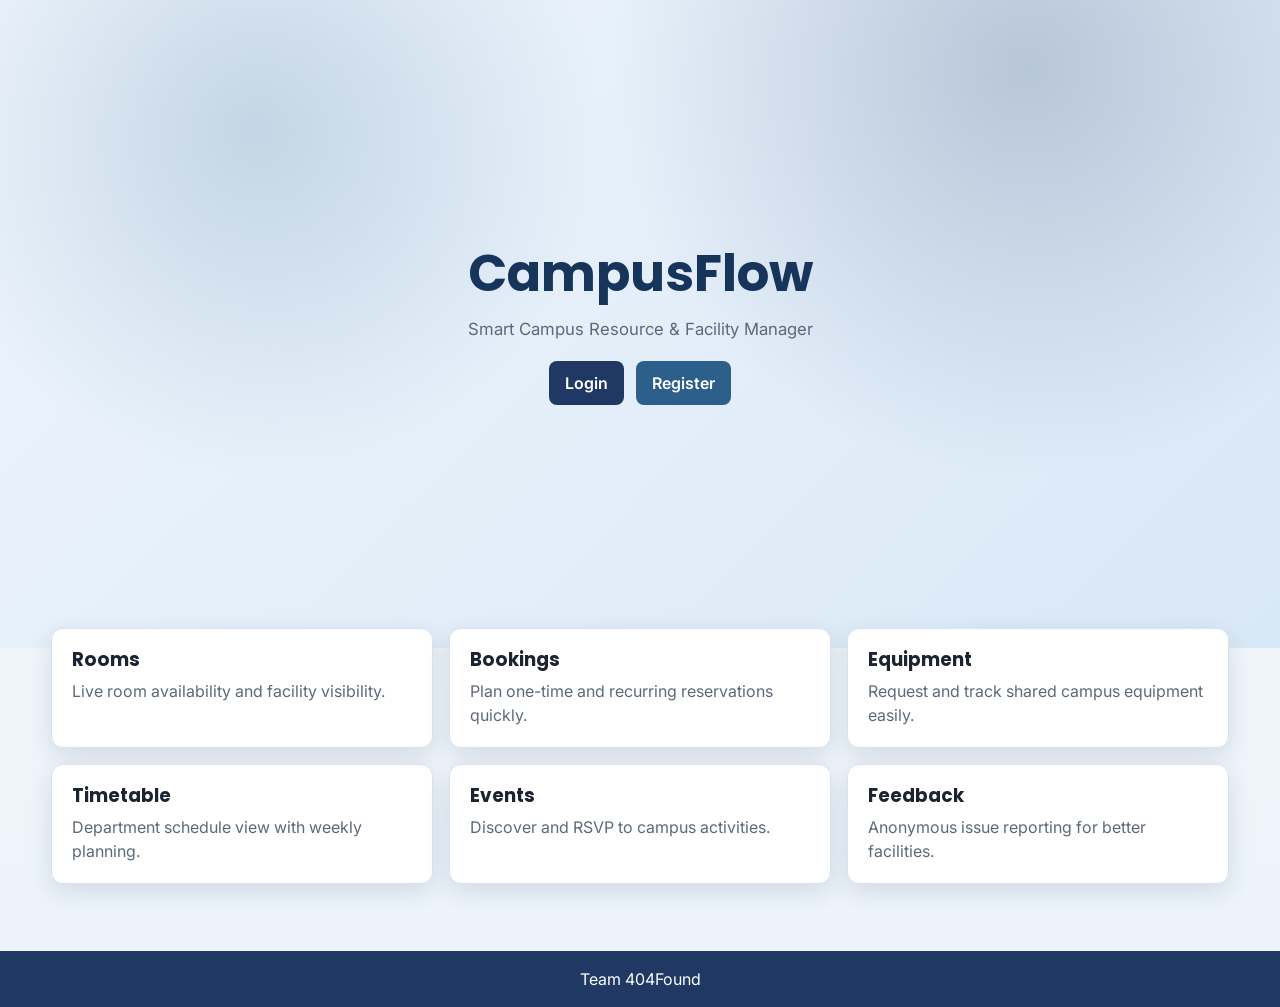
<file: index.html>
<!DOCTYPE html>
<html lang="en">
<head>
  <meta charset="UTF-8" />
  <meta name="viewport" content="width=device-width, initial-scale=1.0" />
  <title>CampusFlow - Landing</title>
  <link rel="icon" href="data:image/svg+xml,%3Csvg xmlns='http://www.w3.org/2000/svg' viewBox='0 0 64 64'%3E%3Crect width='64' height='64' rx='10' fill='%231F3864'/%3E%3Ctext x='50%25' y='58%25' text-anchor='middle' font-size='34' fill='white'%3ECF%3C/text%3E%3C/svg%3E" />
  <link rel="preconnect" href="https://fonts.googleapis.com" />
  <link rel="preconnect" href="https://fonts.gstatic.com" crossorigin />
  <link href="https://fonts.googleapis.com/css2?family=Inter:wght@400;500;600;700&family=Poppins:wght@500;600;700&display=swap" rel="stylesheet" />
  <link rel="stylesheet" href="assets/css/style.css" />
</head>
<body>
  <section class="hero">
    <div class="container">
      <h1>CampusFlow</h1>
      <p>Smart Campus Resource & Facility Manager</p>
      <div class="hero-actions">
        <a class="btn btn-primary" href="login.html">Login</a>
        <a class="btn btn-secondary" href="register.html">Register</a>
      </div>
    </div>
  </section>

  <main class="features">
    <div class="container feature-grid">
      <article class="card"><h3 class="card-title">Rooms</h3><p>Live room availability and facility visibility.</p></article>
      <article class="card"><h3 class="card-title">Bookings</h3><p>Plan one-time and recurring reservations quickly.</p></article>
      <article class="card"><h3 class="card-title">Equipment</h3><p>Request and track shared campus equipment easily.</p></article>
      <article class="card"><h3 class="card-title">Timetable</h3><p>Department schedule view with weekly planning.</p></article>
      <article class="card"><h3 class="card-title">Events</h3><p>Discover and RSVP to campus activities.</p></article>
      <article class="card"><h3 class="card-title">Feedback</h3><p>Anonymous issue reporting for better facilities.</p></article>
    </div>
  </main>

  <footer class="site-footer">Team 404Found</footer>
</body>
</html>
</file>
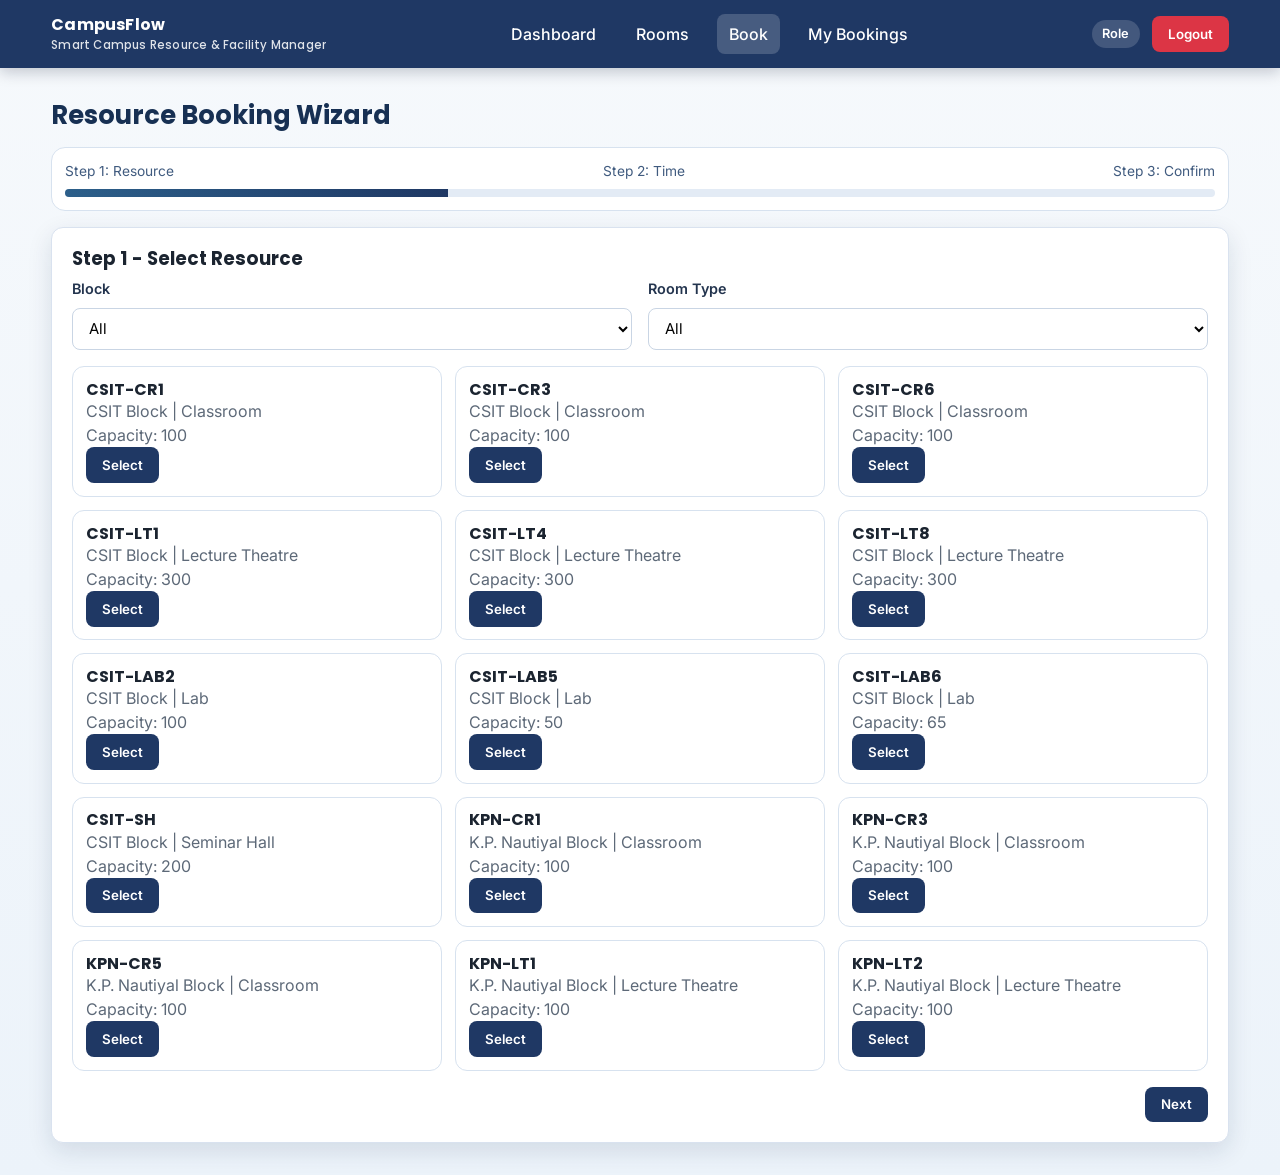
<file: booking/index.html>
<!DOCTYPE html>
<html lang="en">
<head>
  <meta charset="UTF-8" />
  <meta name="viewport" content="width=device-width, initial-scale=1.0" />
  <title>CampusFlow - Resource Booking</title>
  <link rel="icon" href="data:image/svg+xml,%3Csvg xmlns='http://www.w3.org/2000/svg' viewBox='0 0 64 64'%3E%3Crect width='64' height='64' rx='10' fill='%231F3864'/%3E%3Ctext x='50%25' y='58%25' text-anchor='middle' font-size='34' fill='white'%3ECF%3C/text%3E%3C/svg%3E" />
  <link rel="preconnect" href="https://fonts.googleapis.com" />
  <link rel="preconnect" href="https://fonts.gstatic.com" crossorigin />
  <link href="https://fonts.googleapis.com/css2?family=Inter:wght@400;500;600;700&family=Poppins:wght@500;600;700&display=swap" rel="stylesheet" />
  <link rel="stylesheet" href="../assets/css/style.css" />
  <link rel="stylesheet" href="../assets/css/booking.css" />
</head>
<body id="bookingPage">
  <nav class="navbar">
    <div class="container navbar-inner">
      <div class="brand">CampusFlow<small>Smart Campus Resource & Facility Manager</small></div>
      <button id="hamburgerBtn" class="hamburger">Menu</button>
      <div id="navLinks" class="nav-links">
        <a class="nav-link" href="../dashboard/student.html">Dashboard</a>
        <a class="nav-link" href="../rooms/index.html">Rooms</a>
        <a class="nav-link active" href="index.html">Book</a>
        <a class="nav-link" href="my_bookings.html">My Bookings</a>
      </div>
      <div class="navbar-right"><span id="roleBadge" class="role-badge">Role</span><button class="btn btn-danger" onclick="logout()">Logout</button></div>
    </div>
  </nav>

  <main class="container">
    <h1 class="page-title mb-4">Resource Booking Wizard</h1>

    <section class="progress-wrap">
      <div class="progress-head"><span>Step 1: Resource</span><span>Step 2: Time</span><span>Step 3: Confirm</span></div>
      <div class="progress-track"><div id="progressFill" class="progress-fill"></div></div>
    </section>

    <section class="card mt-4 booking-step active" data-step="1">
      <h2 class="card-title">Step 1 - Select Resource</h2>
      <div class="grid-2">
        <div class="form-group"><label for="bookBlock">Block</label><select id="bookBlock"><option>All</option><option>CSIT Block</option><option>K.P. Nautiyal Block</option></select></div>
        <div class="form-group"><label for="bookType">Room Type</label><select id="bookType"><option>All</option><option>Classroom</option><option>Lab</option><option>Lecture Theatre</option><option>Seminar Hall</option></select></div>
      </div>
      <div id="availableRoomsGrid" class="select-room-grid mt-4"></div>
      <div class="step-actions"><span></span><button id="toStep2" class="btn btn-primary">Next</button></div>
    </section>

    <section class="card mt-4 booking-step" data-step="2">
      <h2 class="card-title">Step 2 - Select Time</h2>
      <div class="grid-2">
        <div class="form-group"><label for="bookDate">Date</label><input id="bookDate" type="date" /></div>
        <div class="form-group"><label for="purpose">Purpose</label><input id="purpose" type="text" placeholder="Purpose of booking" /></div>
      </div>
      <div class="grid-2 mt-3">
        <div class="form-group"><label for="startTime">Start Time</label><select id="startTime"><option value="">Select</option></select></div>
        <div class="form-group"><label for="endTime">End Time</label><select id="endTime"><option value="">Select</option></select></div>
      </div>
      <div class="form-group mt-3"><label for="recurringMode">Recurring</label><select id="recurringMode"><option value="one-time">One Time</option><option value="weekly">Every Week</option></select></div>
      <div id="recurringFields" class="hidden mt-3">
        <div class="form-group"><label for="recurringEndDate">Recurring End Date</label><input id="recurringEndDate" type="date" /></div>
      </div>
      <div id="recurringPreview" class="recurring-preview mt-3">No recurring dates for one-time booking.</div>
      <div class="step-actions"><button id="toStep1" class="btn btn-light">Back</button><button id="toStep3" class="btn btn-primary">Next</button></div>
    </section>

    <section class="card mt-4 booking-step" data-step="3">
      <h2 class="card-title">Step 3 - Confirm Booking</h2>
      <div id="bookingSummary" class="summary-list"></div>
      <div class="mt-4 flex gap-3"><button id="checkConflictBtn" class="btn btn-warning">Conflict Check</button><button id="confirmBookingBtn" class="btn btn-success">Confirm Booking</button></div>
      <p id="conflictResult" class="mt-3"></p>
    </section>
  </main>

  <div id="bookingSuccessModal" class="modal"><div class="modal-content"><button class="modal-close" onclick="closeModal('bookingSuccessModal')">x</button><h3 class="card-title">Booking Confirmed</h3><p>Your booking has been submitted successfully.</p><p>Booking ID: <strong id="successBookingId"></strong></p><button id="closeSuccessModalBtn" class="btn btn-primary mt-4">Go to My Bookings</button></div></div>

  <script src="../assets/js/main.js"></script>
  <script src="../assets/js/booking.js"></script>
</body>
</html>
</file>
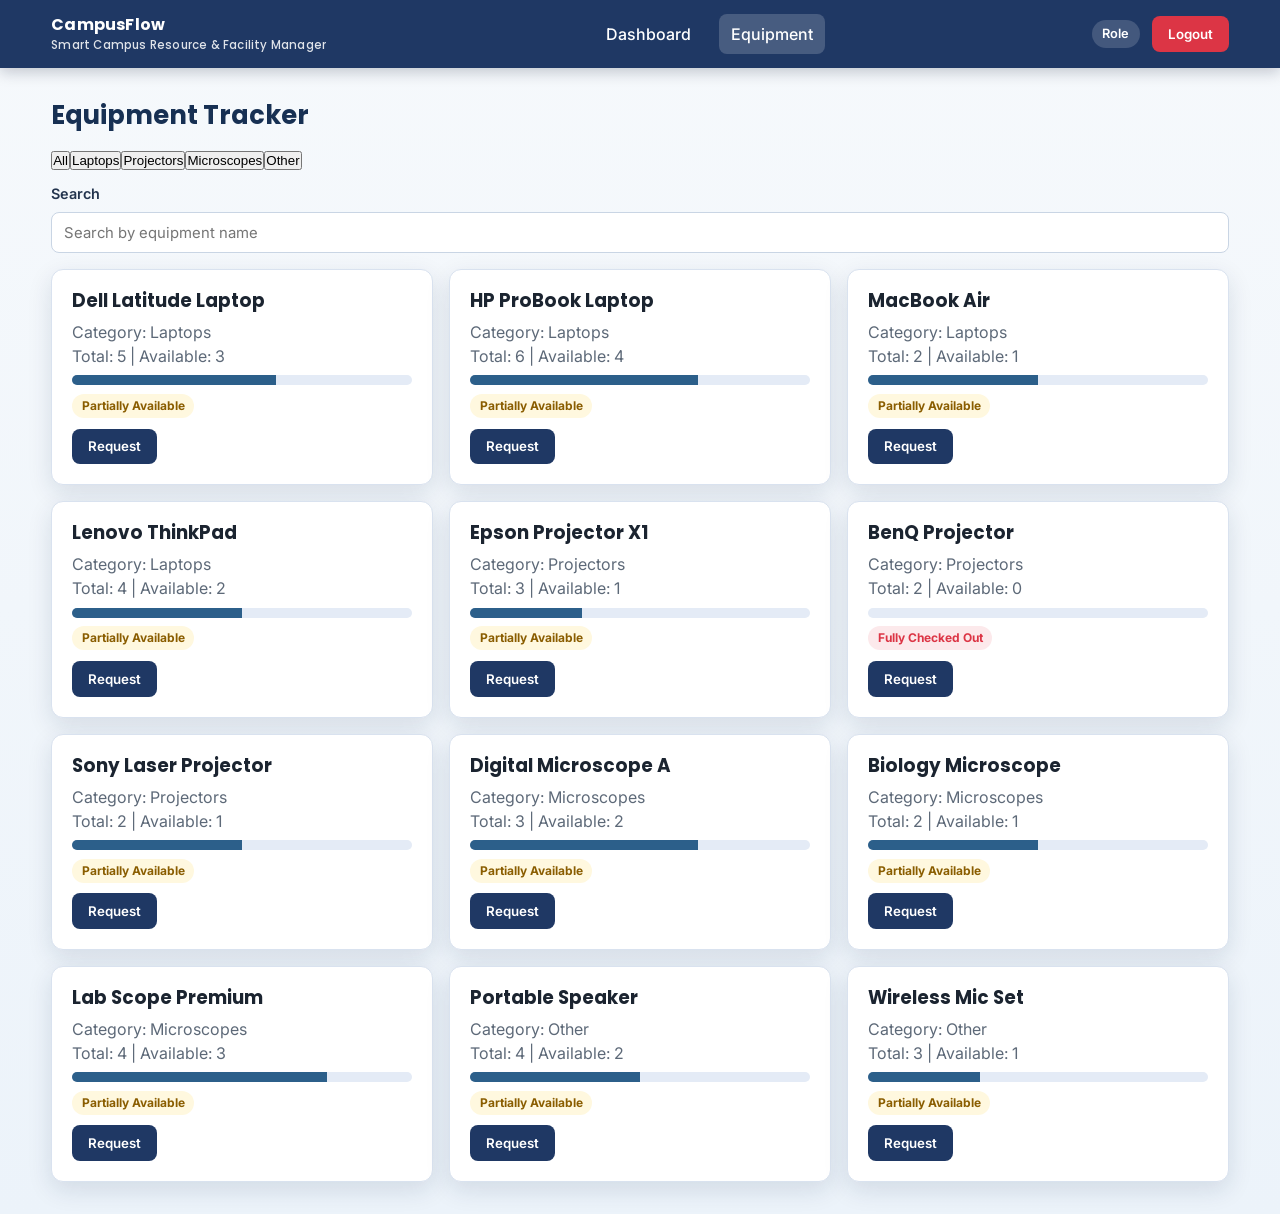
<file: equipment/index.html>
<!DOCTYPE html>
<html lang="en">
<head>
  <meta charset="UTF-8" />
  <meta name="viewport" content="width=device-width, initial-scale=1.0" />
  <title>CampusFlow - Equipment Tracker</title>
  <link rel="icon" href="data:image/svg+xml,%3Csvg xmlns='http://www.w3.org/2000/svg' viewBox='0 0 64 64'%3E%3Crect width='64' height='64' rx='10' fill='%231F3864'/%3E%3Ctext x='50%25' y='58%25' text-anchor='middle' font-size='34' fill='white'%3ECF%3C/text%3E%3C/svg%3E" />
  <link rel="preconnect" href="https://fonts.googleapis.com" />
  <link rel="preconnect" href="https://fonts.gstatic.com" crossorigin />
  <link href="https://fonts.googleapis.com/css2?family=Inter:wght@400;500;600;700&family=Poppins:wght@500;600;700&display=swap" rel="stylesheet" />
  <link rel="stylesheet" href="../assets/css/style.css" />
</head>
<body id="equipmentPage">
  <nav class="navbar">
    <div class="container navbar-inner">
      <div class="brand">CampusFlow<small>Smart Campus Resource & Facility Manager</small></div>
      <button id="hamburgerBtn" class="hamburger">Menu</button>
      <div id="navLinks" class="nav-links"><a class="nav-link" href="../dashboard/student.html">Dashboard</a><a class="nav-link active" href="index.html">Equipment</a></div>
      <div class="navbar-right"><span id="roleBadge" class="role-badge">Role</span><button class="btn btn-danger" onclick="logout()">Logout</button></div>
    </div>
  </nav>

  <main class="container">
    <h1 class="page-title mb-4">Equipment Tracker</h1>
    <div class="tab-row mb-3"><button class="tab-btn eq-tab active" data-category="All">All</button><button class="tab-btn eq-tab" data-category="Laptops">Laptops</button><button class="tab-btn eq-tab" data-category="Projectors">Projectors</button><button class="tab-btn eq-tab" data-category="Microscopes">Microscopes</button><button class="tab-btn eq-tab" data-category="Other">Other</button></div>
    <div class="form-group mb-4"><label for="equipmentSearch">Search</label><input id="equipmentSearch" type="text" placeholder="Search by equipment name" /></div>
    <section id="equipmentGrid" class="grid-3"></section>
  </main>

  <div id="equipmentRequestModal" class="modal"><div class="modal-content"><button class="modal-close" onclick="closeModal('equipmentRequestModal')">x</button><h3 class="card-title">Request Equipment</h3><form id="equipmentRequestForm" class="grid gap-3 mt-3"><div class="form-group"><label for="eqPurpose">Purpose</label><input id="eqPurpose" type="text" /></div><div class="form-group"><label for="eqRequiredDate">Required Date</label><input id="eqRequiredDate" type="date" /></div><div class="form-group"><label for="eqReturnDate">Return Date</label><input id="eqReturnDate" type="date" /></div><button class="btn btn-success" type="submit">Submit Request</button></form></div></div>

  <script src="../assets/js/main.js"></script>
  <script src="../assets/js/equipment.js"></script>
</body>
</html>
</file>
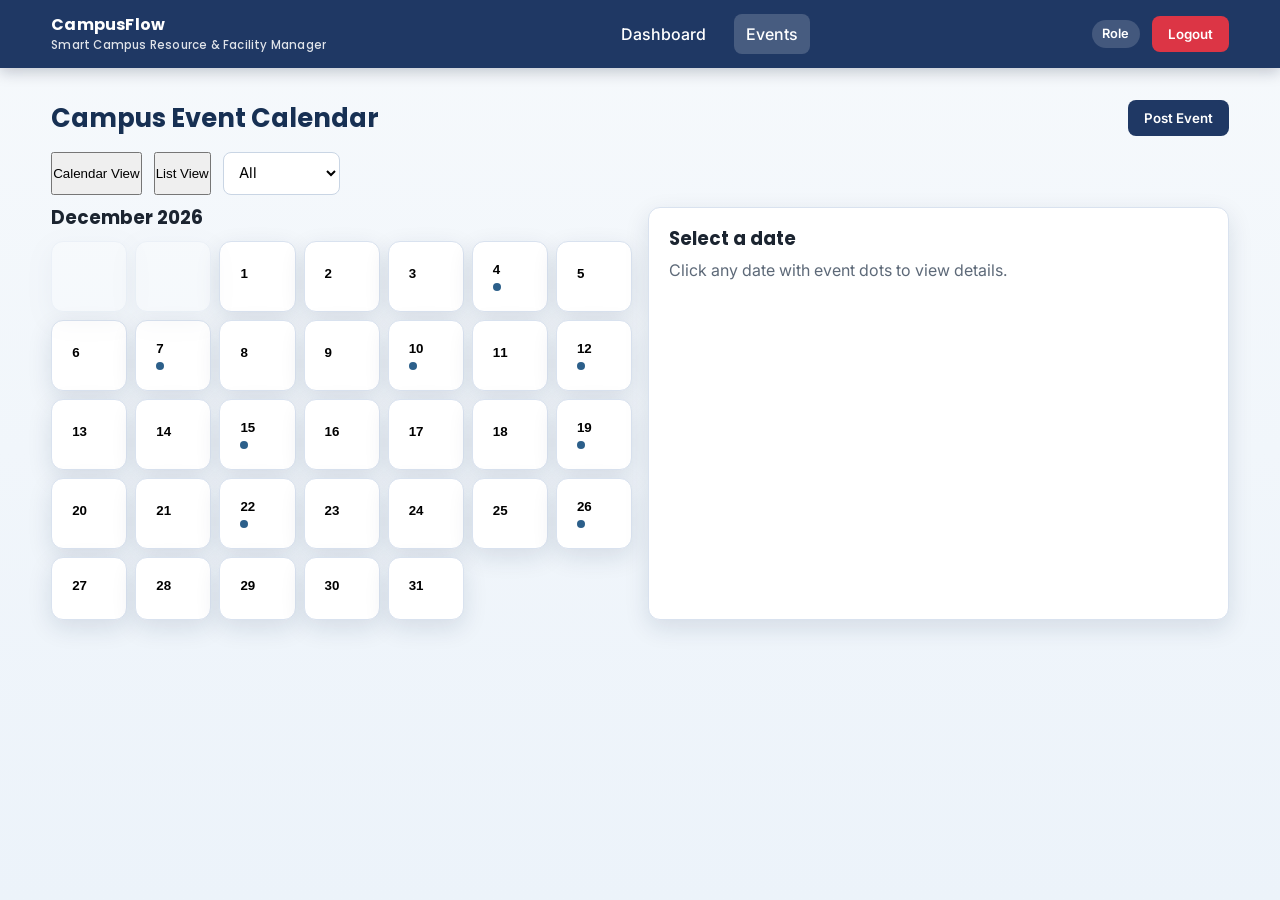
<file: events/index.html>
<!DOCTYPE html>
<html lang="en">
<head>
  <meta charset="UTF-8" />
  <meta name="viewport" content="width=device-width, initial-scale=1.0" />
  <title>CampusFlow - Events</title>
  <link rel="icon" href="data:image/svg+xml,%3Csvg xmlns='http://www.w3.org/2000/svg' viewBox='0 0 64 64'%3E%3Crect width='64' height='64' rx='10' fill='%231F3864'/%3E%3Ctext x='50%25' y='58%25' text-anchor='middle' font-size='34' fill='white'%3ECF%3C/text%3E%3C/svg%3E" />
  <link rel="preconnect" href="https://fonts.googleapis.com" />
  <link rel="preconnect" href="https://fonts.gstatic.com" crossorigin />
  <link href="https://fonts.googleapis.com/css2?family=Inter:wght@400;500;600;700&family=Poppins:wght@500;600;700&display=swap" rel="stylesheet" />
  <link rel="stylesheet" href="../assets/css/style.css" />
</head>
<body id="eventsPage">
  <nav class="navbar">
    <div class="container navbar-inner">
      <div class="brand">CampusFlow<small>Smart Campus Resource & Facility Manager</small></div>
      <button id="hamburgerBtn" class="hamburger">Menu</button>
      <div id="navLinks" class="nav-links"><a class="nav-link" href="../dashboard/student.html">Dashboard</a><a class="nav-link active" href="index.html">Events</a></div>
      <div class="navbar-right"><span id="roleBadge" class="role-badge">Role</span><button class="btn btn-danger" onclick="logout()">Logout</button></div>
    </div>
  </nav>

  <main class="container">
    <div class="flex-between mb-4"><h1 class="page-title">Campus Event Calendar</h1><button id="postEventBtn" class="btn btn-primary">Post Event</button></div>
    <div class="flex gap-3 mb-3"><button id="toggleCalendar" class="tab-btn active">Calendar View</button><button id="toggleList" class="tab-btn">List View</button><select id="eventCategoryFilter" class="w-auto"><option>All</option><option>Cultural</option><option>Technical</option><option>Sports</option><option>Seminar</option><option>Workshop</option></select></div>

    <section id="calendarView" class="grid-2">
      <div>
        <h2 id="calendarMonthTitle" class="card-title mb-3"></h2>
        <div id="calendarGrid" class="grid calendar-grid"></div>
      </div>
      <aside id="dayEventsPanel" class="card"><h3 class="card-title">Select a date</h3><p>Click any date with event dots to view details.</p></aside>
    </section>

    <section id="listView" class="hidden"><div id="eventsListWrap" class="grid-3"></div></section>
  </main>

  <div id="postEventModal" class="modal"><div class="modal-content"><button class="modal-close" onclick="closeModal('postEventModal')">x</button><h3 class="card-title">Post Event</h3><form id="postEventForm" class="grid gap-3 mt-3"><div class="form-group"><label for="eventTitle">Event Title</label><input id="eventTitle" type="text" /></div><div class="form-group"><label for="eventDescription">Description</label><textarea id="eventDescription" rows="3"></textarea></div><div class="form-group"><label for="eventCategory">Category</label><select id="eventCategory"><option>Cultural</option><option>Technical</option><option>Sports</option><option>Seminar</option><option>Workshop</option></select></div><div class="form-group"><label for="eventVenue">Venue</label><input id="eventVenue" type="text" /></div><div class="grid-2"><div class="form-group"><label for="eventDate">Date</label><input id="eventDate" type="date" /></div><div class="form-group"><label for="eventTime">Time</label><input id="eventTime" type="time" /></div></div><div class="form-group"><label for="expectedAttendees">Expected Attendees</label><input id="expectedAttendees" type="number" min="1" /></div><div class="form-group"><label for="eventPoster">Poster Upload</label><input id="eventPoster" type="file" accept="image/*" /></div><button class="btn btn-success" type="submit">Post Event</button></form></div></div>

  <script src="../assets/js/main.js"></script>
  <script src="../assets/js/events.js"></script>
</body>
</html>
</file>
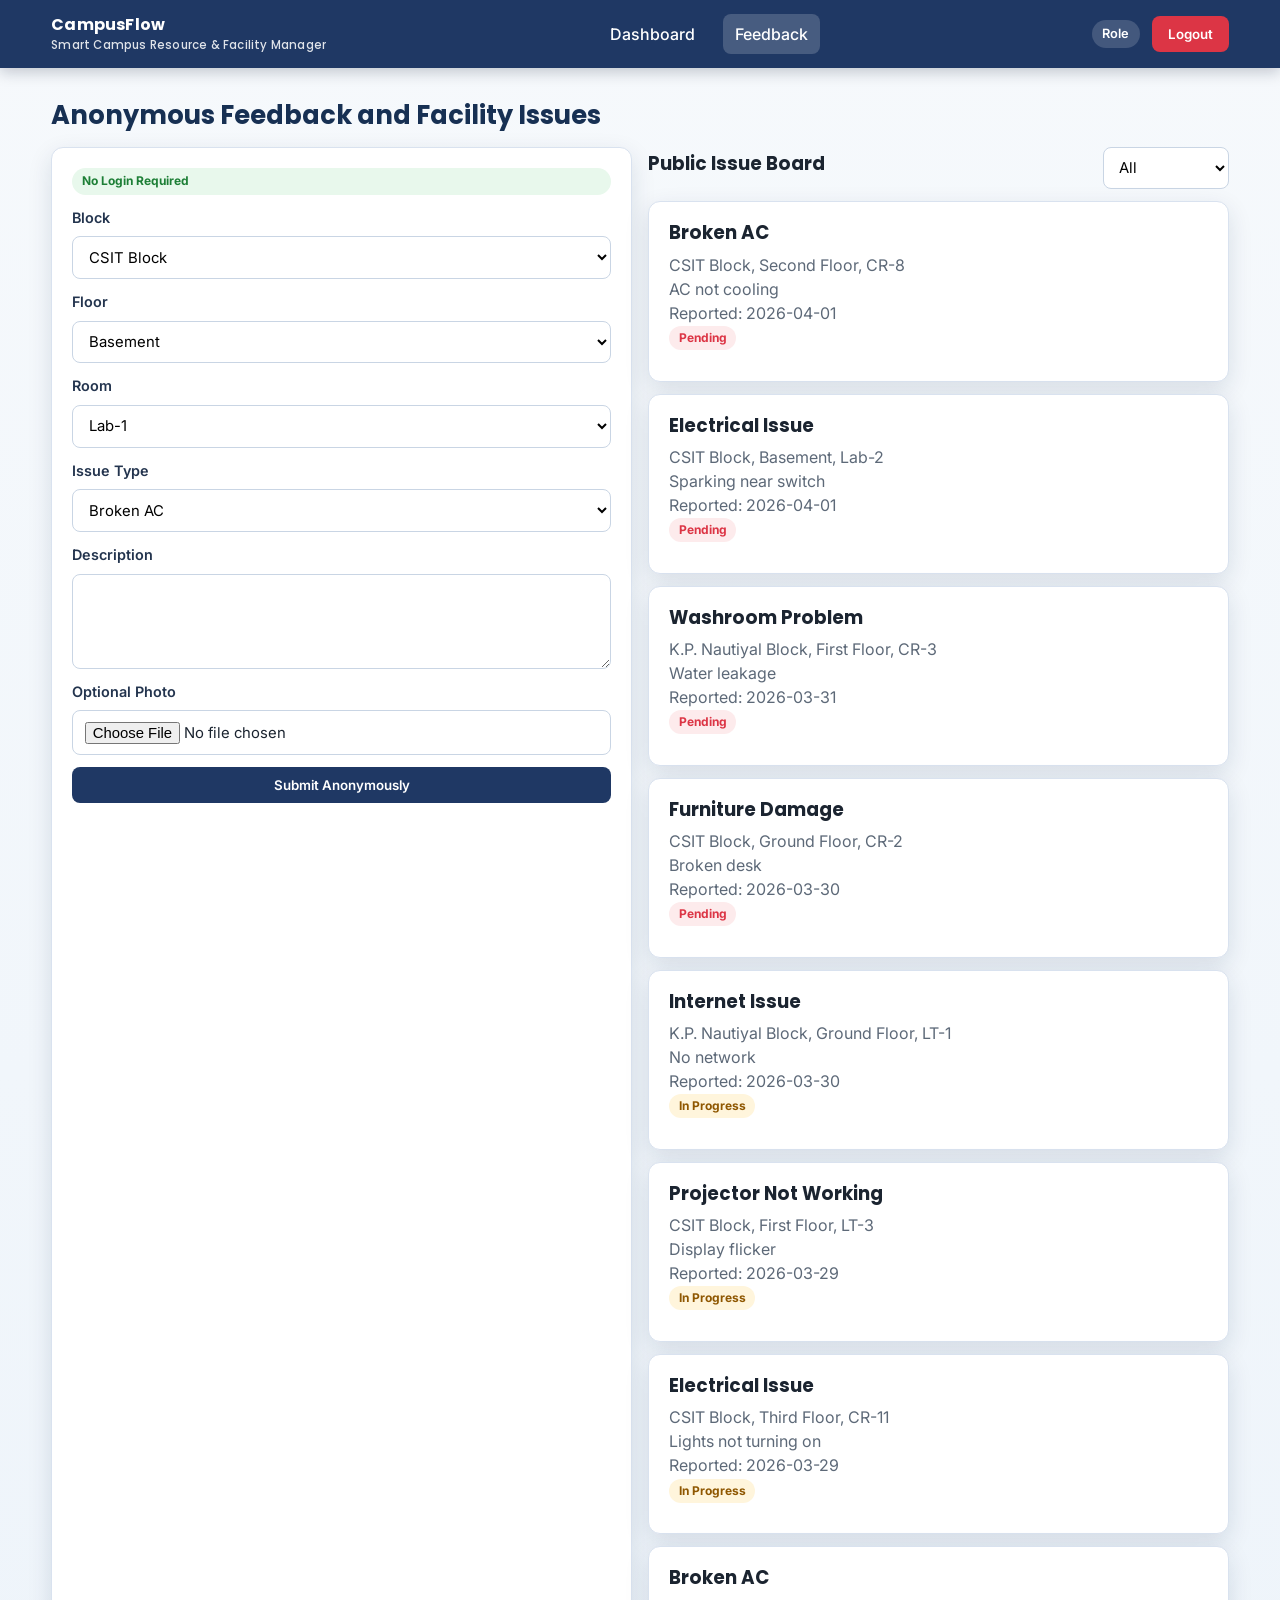
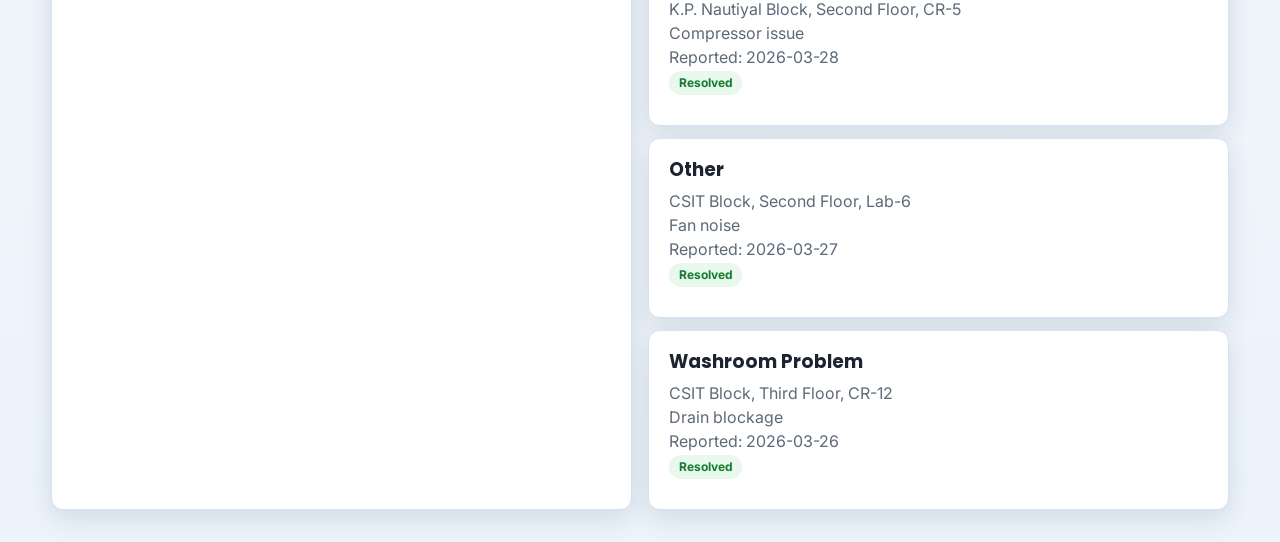
<file: feedback/index.html>
<!DOCTYPE html>
<html lang="en">
<head>
  <meta charset="UTF-8" />
  <meta name="viewport" content="width=device-width, initial-scale=1.0" />
  <title>CampusFlow - Feedback and Issues</title>
  <link rel="icon" href="data:image/svg+xml,%3Csvg xmlns='http://www.w3.org/2000/svg' viewBox='0 0 64 64'%3E%3Crect width='64' height='64' rx='10' fill='%231F3864'/%3E%3Ctext x='50%25' y='58%25' text-anchor='middle' font-size='34' fill='white'%3ECF%3C/text%3E%3C/svg%3E" />
  <link rel="preconnect" href="https://fonts.googleapis.com" />
  <link rel="preconnect" href="https://fonts.gstatic.com" crossorigin />
  <link href="https://fonts.googleapis.com/css2?family=Inter:wght@400;500;600;700&family=Poppins:wght@500;600;700&display=swap" rel="stylesheet" />
  <link rel="stylesheet" href="../assets/css/style.css" />
</head>
<body id="feedbackPage">
  <nav class="navbar">
    <div class="container navbar-inner">
      <div class="brand">CampusFlow<small>Smart Campus Resource & Facility Manager</small></div>
      <button id="hamburgerBtn" class="hamburger">Menu</button>
      <div id="navLinks" class="nav-links"><a class="nav-link" href="../dashboard/student.html">Dashboard</a><a class="nav-link active" href="index.html">Feedback</a></div>
      <div class="navbar-right"><span id="roleBadge" class="role-badge">Role</span><button class="btn btn-danger" onclick="logout()">Logout</button></div>
    </div>
  </nav>

  <main class="container">
    <h1 class="page-title mb-4">Anonymous Feedback and Facility Issues</h1>
    <div class="grid-2">
      <section class="card">
        <p class="badge badge-free">No Login Required</p>
        <form id="feedbackForm" class="grid gap-3 mt-3">
          <div class="form-group"><label for="issueBlock">Block</label><select id="issueBlock"><option>CSIT Block</option><option>K.P. Nautiyal Block</option></select></div>
          <div class="form-group"><label for="issueFloor">Floor</label><select id="issueFloor"></select></div>
          <div class="form-group"><label for="issueRoom">Room</label><select id="issueRoom"></select></div>
          <div class="form-group"><label for="issueType">Issue Type</label><select id="issueType"><option>Broken AC</option><option>Electrical Issue</option><option>Washroom Problem</option><option>Furniture Damage</option><option>Internet Issue</option><option>Projector Not Working</option><option>Other</option></select></div>
          <div class="form-group"><label for="issueDescription">Description</label><textarea id="issueDescription" rows="4"></textarea></div>
          <div class="form-group"><label for="issuePhoto">Optional Photo</label><input id="issuePhoto" type="file" accept="image/*" /></div>
          <button class="btn btn-primary" type="submit">Submit Anonymously</button>
        </form>
      </section>

      <section>
        <div class="flex-between mb-3"><h2 class="card-title">Public Issue Board</h2><select id="issueStatusFilter" class="w-auto"><option>All</option><option>Pending</option><option>In Progress</option><option>Resolved</option></select></div>
        <div id="issueBoard" class="grid gap-3"></div>
      </section>
    </div>
  </main>

  <script src="../assets/js/main.js"></script>
  <script src="../assets/js/feedback.js"></script>
</body>
</html>
</file>
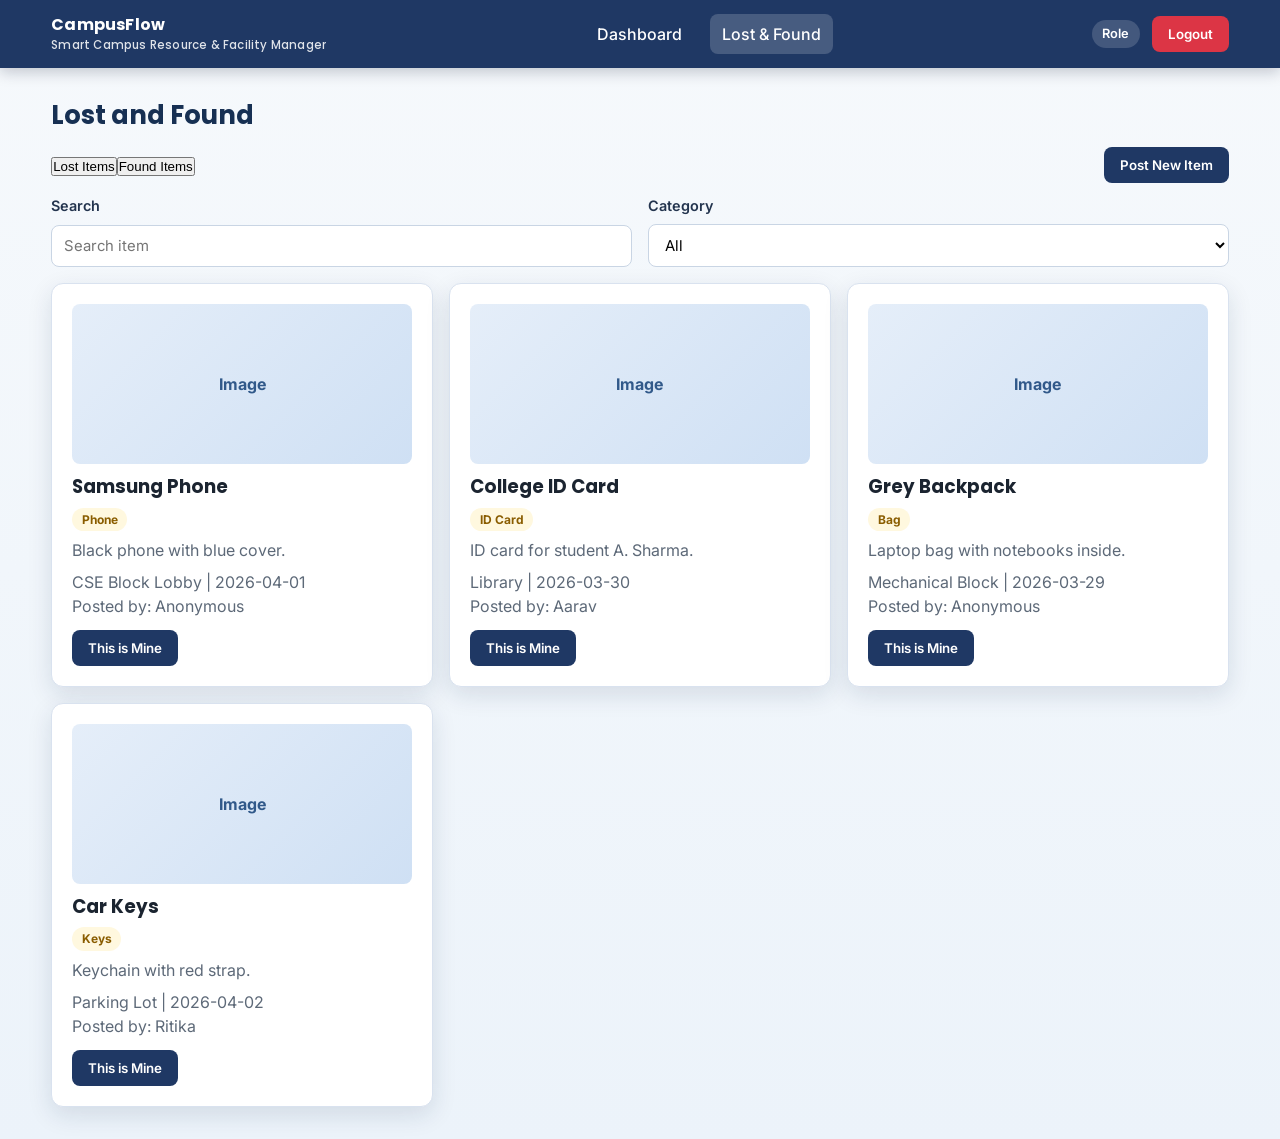
<file: lost_found/index.html>
<!DOCTYPE html>
<html lang="en">
<head>
  <meta charset="UTF-8" />
  <meta name="viewport" content="width=device-width, initial-scale=1.0" />
  <title>CampusFlow - Lost and Found</title>
  <link rel="icon" href="data:image/svg+xml,%3Csvg xmlns='http://www.w3.org/2000/svg' viewBox='0 0 64 64'%3E%3Crect width='64' height='64' rx='10' fill='%231F3864'/%3E%3Ctext x='50%25' y='58%25' text-anchor='middle' font-size='34' fill='white'%3ECF%3C/text%3E%3C/svg%3E" />
  <link rel="preconnect" href="https://fonts.googleapis.com" />
  <link rel="preconnect" href="https://fonts.gstatic.com" crossorigin />
  <link href="https://fonts.googleapis.com/css2?family=Inter:wght@400;500;600;700&family=Poppins:wght@500;600;700&display=swap" rel="stylesheet" />
  <link rel="stylesheet" href="../assets/css/style.css" />
</head>
<body id="lostFoundPage">
  <nav class="navbar">
    <div class="container navbar-inner">
      <div class="brand">CampusFlow<small>Smart Campus Resource & Facility Manager</small></div>
      <button id="hamburgerBtn" class="hamburger">Menu</button>
      <div id="navLinks" class="nav-links"><a class="nav-link" href="../dashboard/student.html">Dashboard</a><a class="nav-link active" href="index.html">Lost & Found</a></div>
      <div class="navbar-right"><span id="roleBadge" class="role-badge">Role</span><button class="btn btn-danger" onclick="logout()">Logout</button></div>
    </div>
  </nav>

  <main class="container">
    <h1 class="page-title mb-4">Lost and Found</h1>
    <div class="flex-between mb-3"><div class="tab-row"><button id="tabLost" class="tab-btn active">Lost Items</button><button id="tabFound" class="tab-btn">Found Items</button></div><button id="postItemBtn" class="btn btn-primary">Post New Item</button></div>
    <div class="grid-2 mb-4"><div class="form-group"><label for="lostFoundSearch">Search</label><input id="lostFoundSearch" type="text" placeholder="Search item" /></div><div class="form-group"><label for="lostFoundCategory">Category</label><select id="lostFoundCategory"><option>All</option><option>Phone</option><option>Bag</option><option>ID Card</option><option>Wallet</option><option>Keys</option><option>Laptop</option><option>Other</option></select></div></div>
    <section id="lostFoundGrid" class="grid-3"></section>
  </main>

  <div id="contactInfoModal" class="modal"><div class="modal-content"><button class="modal-close" onclick="closeModal('contactInfoModal')">x</button><h3 id="contactModalTitle" class="card-title"></h3><p id="contactModalInfo"></p></div></div>
  <div id="postItemModal" class="modal"><div class="modal-content"><button class="modal-close" onclick="closeModal('postItemModal')">x</button><h3 class="card-title">Post New Item</h3><form id="postItemForm" class="grid gap-3 mt-3"><div class="form-group"><label for="itemName">Item Name</label><input id="itemName" type="text" /></div><div class="form-group"><label for="itemCategory">Category</label><select id="itemCategory"><option>Phone</option><option>Bag</option><option>ID Card</option><option>Wallet</option><option>Keys</option><option>Laptop</option><option>Other</option></select></div><div class="form-group"><label for="itemDescription">Description</label><textarea id="itemDescription" rows="3"></textarea></div><div class="form-group"><label for="itemLocation">Location</label><input id="itemLocation" type="text" /></div><div class="form-group"><label for="itemDate">Date</label><input id="itemDate" type="date" /></div><div class="form-group"><label for="itemContact">Contact Info</label><input id="itemContact" type="text" /></div><div class="form-group"><label><input id="itemAnonymous" type="checkbox" /> Post as Anonymous</label></div><div class="form-group"><label for="itemPhoto">Photo Upload</label><input id="itemPhoto" type="file" accept="image/*" /><img id="itemPreview" class="item-preview hidden mt-3" alt="Preview" /></div><button class="btn btn-success" type="submit">Submit</button></form></div></div>

  <script src="../assets/js/main.js"></script>
  <script src="../assets/js/lost_found.js"></script>
</body>
</html>
</file>
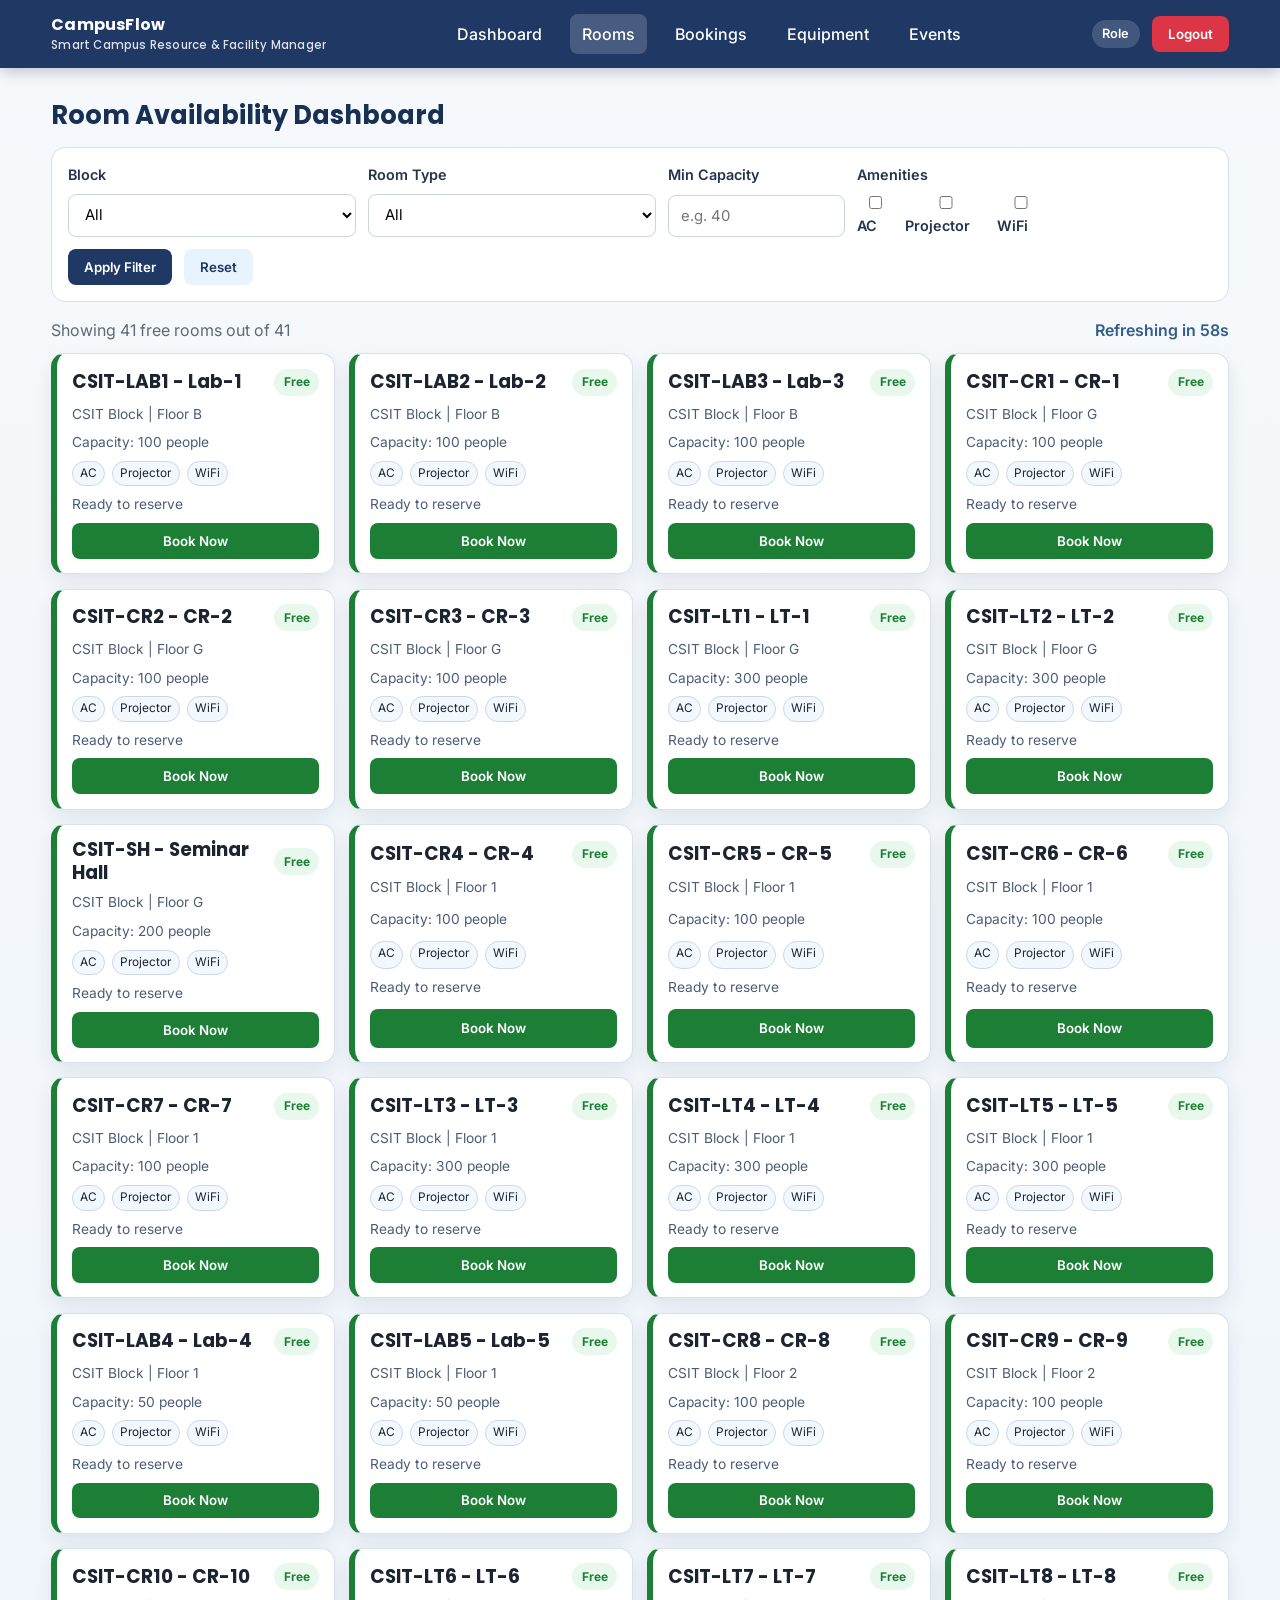
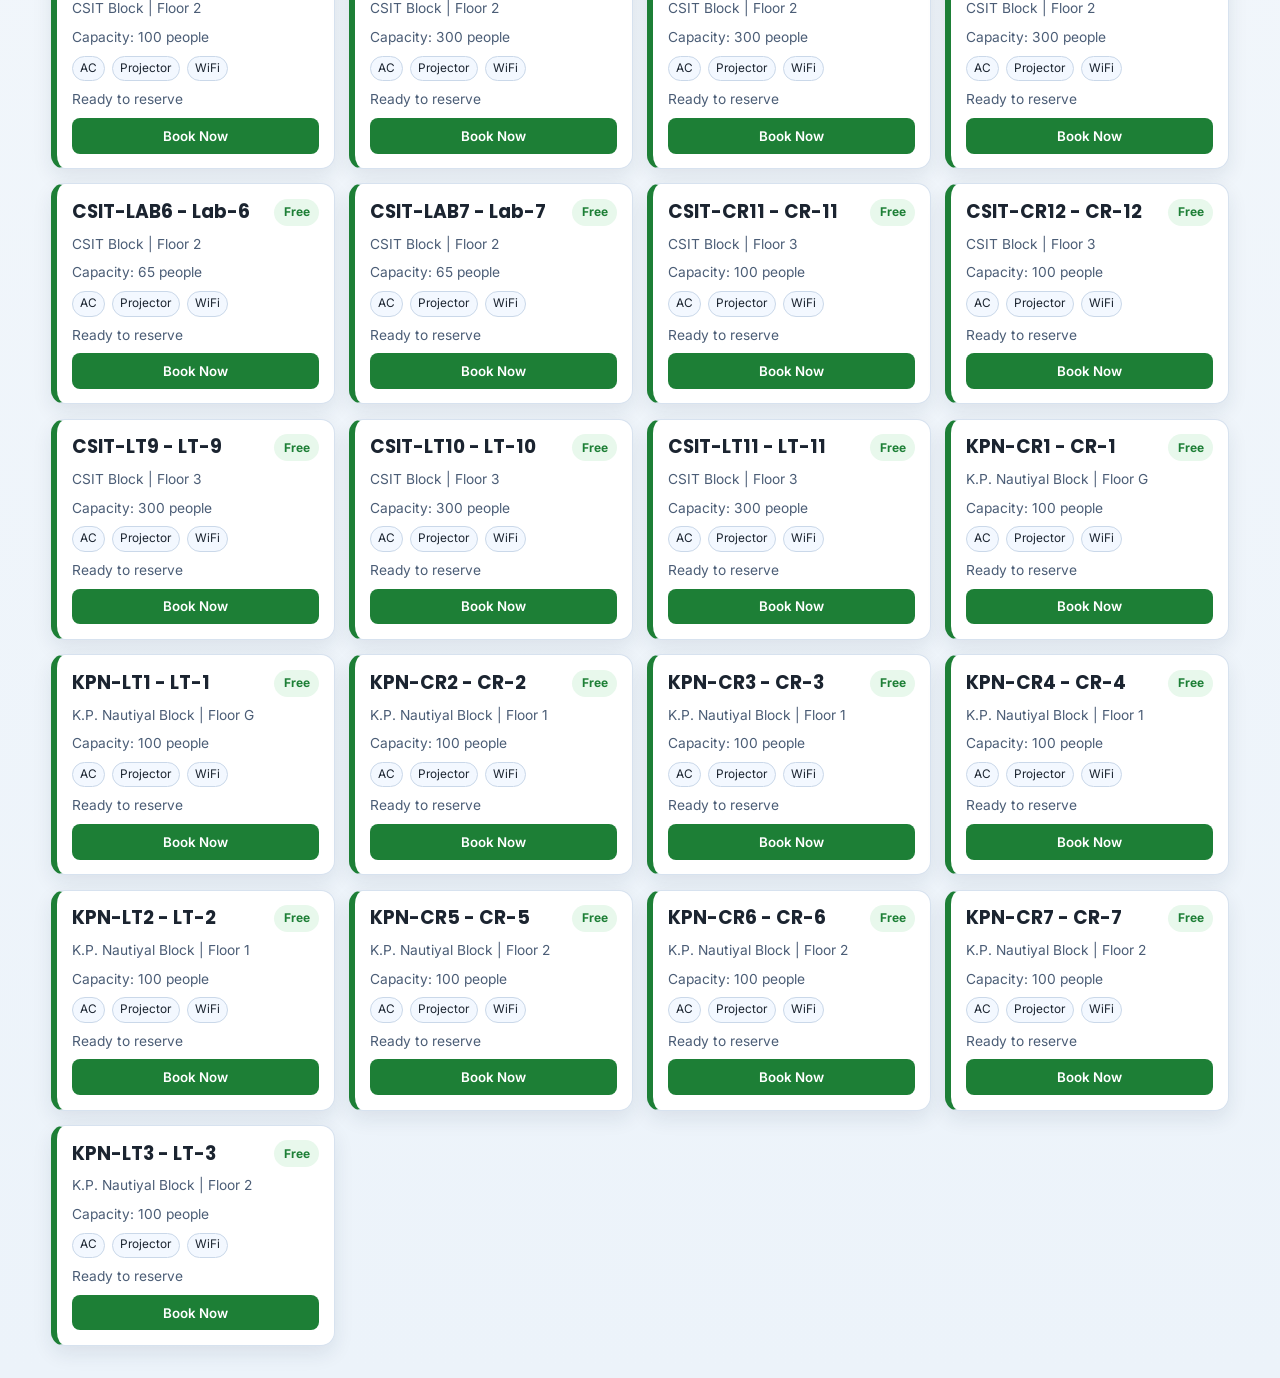
<file: rooms/index.html>
<!DOCTYPE html>
<html lang="en">
<head>
  <meta charset="UTF-8" />
  <meta name="viewport" content="width=device-width, initial-scale=1.0" />
  <title>CampusFlow - Room Availability</title>
  <link rel="icon" href="data:image/svg+xml,%3Csvg xmlns='http://www.w3.org/2000/svg' viewBox='0 0 64 64'%3E%3Crect width='64' height='64' rx='10' fill='%231F3864'/%3E%3Ctext x='50%25' y='58%25' text-anchor='middle' font-size='34' fill='white'%3ECF%3C/text%3E%3C/svg%3E" />
  <link rel="preconnect" href="https://fonts.googleapis.com" />
  <link rel="preconnect" href="https://fonts.gstatic.com" crossorigin />
  <link href="https://fonts.googleapis.com/css2?family=Inter:wght@400;500;600;700&family=Poppins:wght@500;600;700&display=swap" rel="stylesheet" />
  <link rel="stylesheet" href="../assets/css/style.css" />
  <link rel="stylesheet" href="../assets/css/rooms.css" />
</head>
<body>
  <nav class="navbar">
    <div class="container navbar-inner">
      <div class="brand">CampusFlow<small>Smart Campus Resource & Facility Manager</small></div>
      <button id="hamburgerBtn" class="hamburger">Menu</button>
      <div id="navLinks" class="nav-links">
        <a class="nav-link" href="../dashboard/admin.html">Dashboard</a>
        <a class="nav-link active" href="index.html">Rooms</a>
        <a class="nav-link" href="../booking/index.html">Bookings</a>
        <a class="nav-link" href="../equipment/index.html">Equipment</a>
        <a class="nav-link" href="../events/index.html">Events</a>
      </div>
      <div class="navbar-right"><span id="roleBadge" class="role-badge">Role</span><button class="btn btn-danger" onclick="logout()">Logout</button></div>
    </div>
  </nav>

  <main class="container">
    <h1 class="page-title mb-4">Room Availability Dashboard</h1>

    <section class="filters-bar">
      <div class="filters-grid">
        <div class="form-group"><label for="filterBlock">Block</label><select id="filterBlock"><option>All</option><option>CSIT Block</option><option>K.P. Nautiyal Block</option></select></div>
        <div class="form-group"><label for="filterType">Room Type</label><select id="filterType"><option>All</option><option>Classroom</option><option>Lab</option><option>Lecture Theatre</option><option>Seminar Hall</option></select></div>
        <div class="form-group"><label for="filterCapacity">Min Capacity</label><input id="filterCapacity" type="number" min="0" placeholder="e.g. 40" /></div>
        <div class="form-group"><label>Amenities</label><div class="amenity-filters"><label><input type="checkbox" id="amenityAC" /> AC</label><label><input type="checkbox" id="amenityProjector" /> Projector</label><label><input type="checkbox" id="amenityWifi" /> WiFi</label></div></div>
      </div>
      <div class="flex gap-3">
        <button id="applyFilterBtn" class="btn btn-primary">Apply Filter</button>
        <button id="resetFilterBtn" class="btn btn-light">Reset</button>
      </div>
    </section>

    <div class="rooms-header mt-4">
      <p id="resultCount">Showing 41 free rooms out of 41</p>
      <p id="refreshCountdown" class="refresh-countdown">Refreshing in 60s</p>
    </div>

    <section id="roomGrid" class="room-grid"></section>
  </main>

  <script src="../assets/js/main.js"></script>
  <script src="../assets/js/rooms.js"></script>
</body>
</html>
</file>
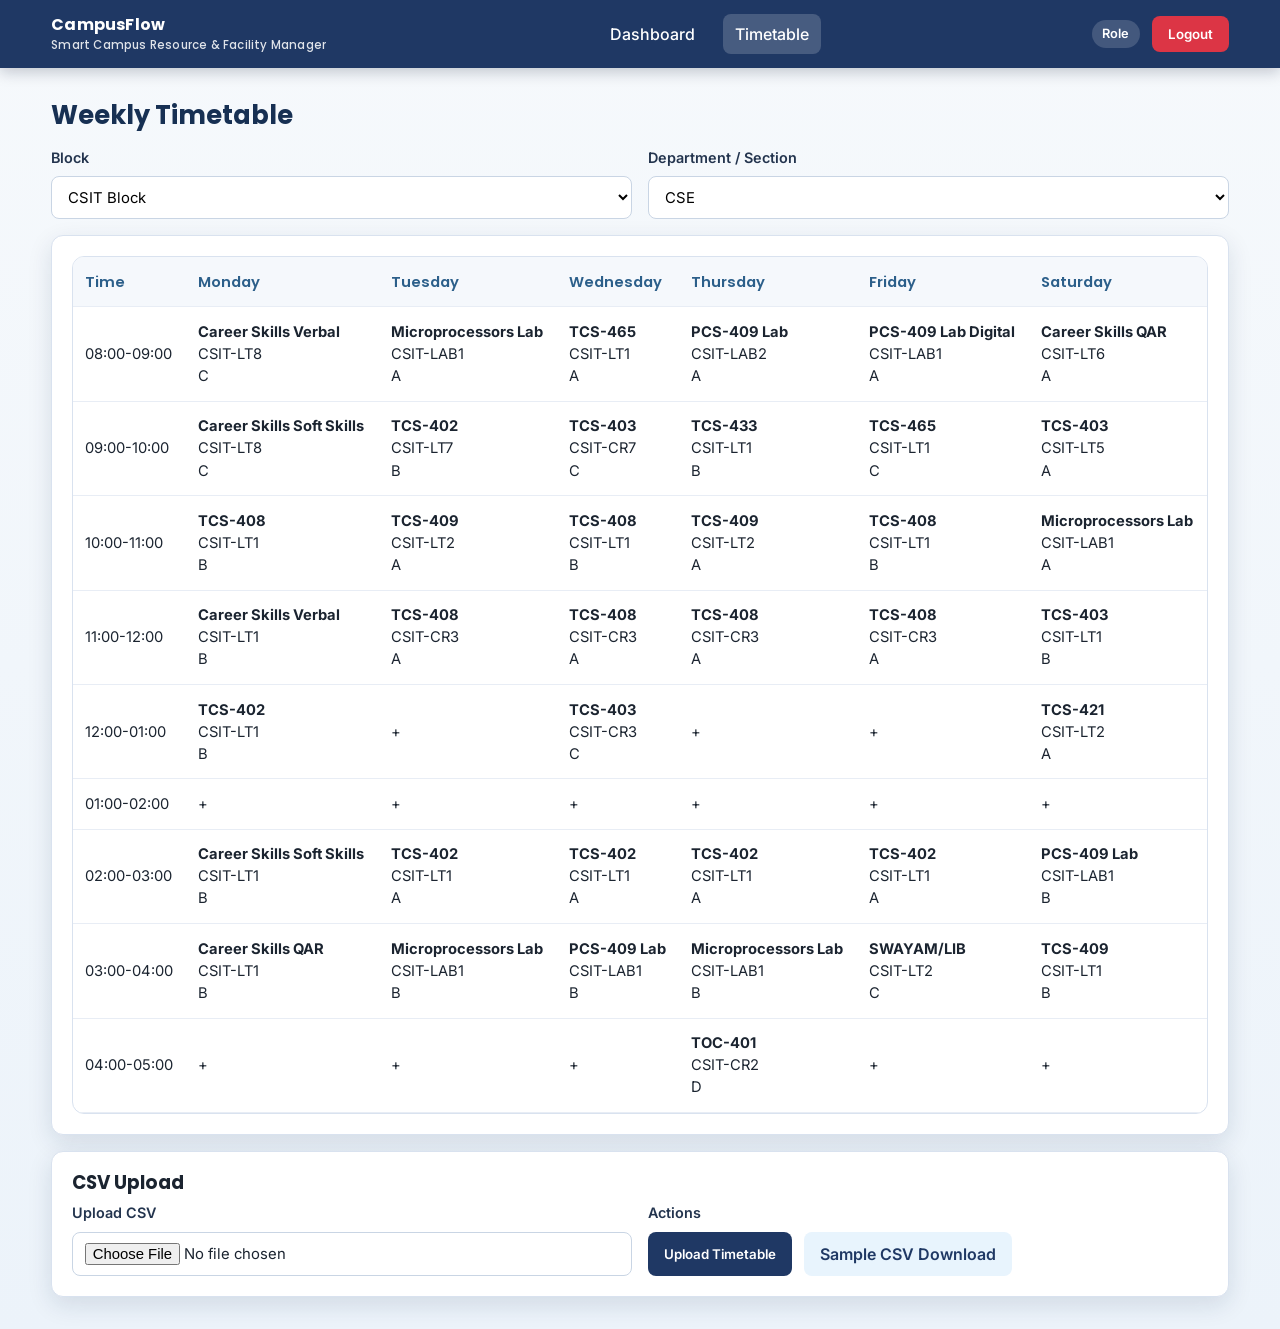
<file: timetable/index.html>
<!DOCTYPE html>
<html lang="en">
<head>
  <meta charset="UTF-8" />
  <meta name="viewport" content="width=device-width, initial-scale=1.0" />
  <title>CampusFlow - Timetable</title>
  <link rel="icon" href="data:image/svg+xml,%3Csvg xmlns='http://www.w3.org/2000/svg' viewBox='0 0 64 64'%3E%3Crect width='64' height='64' rx='10' fill='%231F3864'/%3E%3Ctext x='50%25' y='58%25' text-anchor='middle' font-size='34' fill='white'%3ECF%3C/text%3E%3C/svg%3E" />
  <link rel="preconnect" href="https://fonts.googleapis.com" />
  <link rel="preconnect" href="https://fonts.gstatic.com" crossorigin />
  <link href="https://fonts.googleapis.com/css2?family=Inter:wght@400;500;600;700&family=Poppins:wght@500;600;700&display=swap" rel="stylesheet" />
  <link rel="stylesheet" href="../assets/css/style.css" />
</head>
<body>
  <nav class="navbar">
    <div class="container navbar-inner">
      <div class="brand">CampusFlow<small>Smart Campus Resource & Facility Manager</small></div>
      <button id="hamburgerBtn" class="hamburger">Menu</button>
      <div id="navLinks" class="nav-links"><a class="nav-link" href="../dashboard/faculty.html">Dashboard</a><a class="nav-link active" href="index.html">Timetable</a></div>
      <div class="navbar-right"><span id="roleBadge" class="role-badge">Role</span><button class="btn btn-danger" onclick="logout()">Logout</button></div>
    </div>
  </nav>

  <main class="container">
    <h1 class="page-title mb-4">Weekly Timetable</h1>
    <div class="grid-2 mb-4"><div class="form-group"><label for="ttBlock">Block</label><select id="ttBlock"><option>CSIT Block</option><option>K.P. Nautiyal Block</option></select></div><div class="form-group"><label for="ttDepartment">Department / Section</label><select id="ttDepartment"><option>CSE</option></select></div></div>

    <section class="card">
      <div class="table-wrap"><table><thead><tr><th>Time</th><th>Monday</th><th>Tuesday</th><th>Wednesday</th><th>Thursday</th><th>Friday</th><th>Saturday</th></tr></thead><tbody id="timetableBody"></tbody></table></div>
    </section>

    <section class="card mt-4">
      <h2 class="card-title">CSV Upload</h2>
      <div class="grid-2"><div class="form-group"><label for="timetableCsv">Upload CSV</label><input id="timetableCsv" type="file" accept=".csv" /></div><div class="form-group"><label>Actions</label><div class="flex gap-3"><button id="uploadTimetableBtn" class="btn btn-primary">Upload Timetable</button><a class="btn btn-light" href="#" download="sample_timetable.csv">Sample CSV Download</a></div></div></div>
    </section>
  </main>

  <script src="../assets/js/main.js"></script>
</body>
</html>
</file>
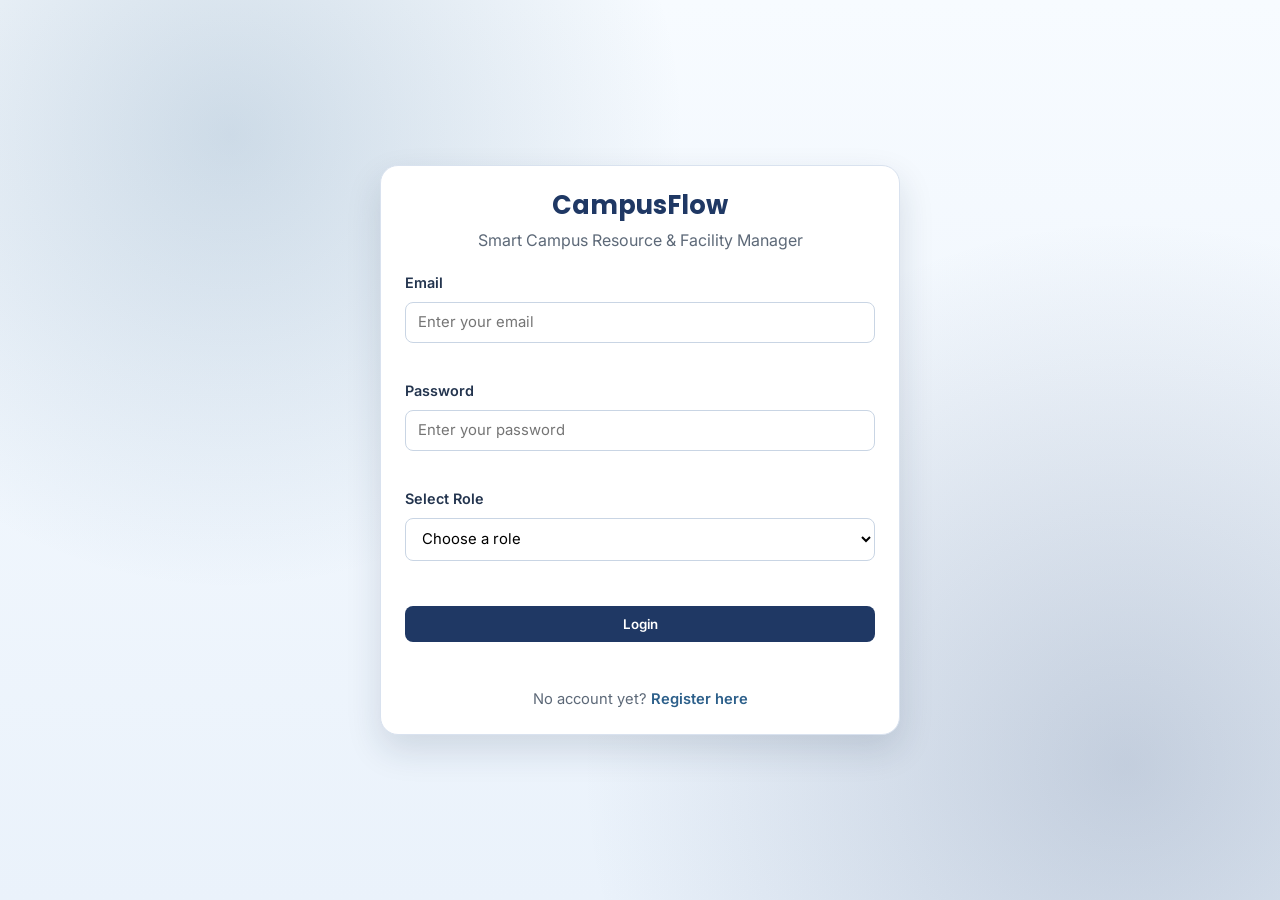
<file: login.html>
<!DOCTYPE html>
<html lang="en">
<head>
  <meta charset="UTF-8" />
  <meta name="viewport" content="width=device-width, initial-scale=1.0" />
  <title>CampusFlow - Login</title>
  <link rel="icon" href="data:image/svg+xml,%3Csvg xmlns='http://www.w3.org/2000/svg' viewBox='0 0 64 64'%3E%3Crect width='64' height='64' rx='10' fill='%231F3864'/%3E%3Ctext x='50%25' y='58%25' text-anchor='middle' font-size='34' fill='white'%3ECF%3C/text%3E%3C/svg%3E" />
  <link rel="preconnect" href="https://fonts.googleapis.com" />
  <link rel="preconnect" href="https://fonts.gstatic.com" crossorigin />
  <link href="https://fonts.googleapis.com/css2?family=Inter:wght@400;500;600;700&family=Poppins:wght@500;600;700&display=swap" rel="stylesheet" />
  <link rel="stylesheet" href="assets/css/style.css" />
  <link rel="stylesheet" href="assets/css/forms.css" />
</head>
<body class="auth-page">
  <div class="auth-card">
    <h1 class="auth-logo">CampusFlow</h1>
    <p class="auth-subtitle">Smart Campus Resource & Facility Manager</p>

    <form id="loginForm" class="auth-form" novalidate>
      <div class="form-group">
        <label for="email">Email</label>
        <input id="email" type="email" placeholder="Enter your email" />
        <small id="emailError" class="error-text"></small>
      </div>

      <div class="form-group">
        <label for="password">Password</label>
        <input id="password" type="password" placeholder="Enter your password" />
        <small id="passwordError" class="error-text"></small>
      </div>

      <div class="form-group">
        <label for="role">Select Role</label>
        <select id="role">
          <option value="">Choose a role</option>
          <option value="Student">Student</option>
          <option value="Faculty">Faculty</option>
          <option value="Admin">Admin</option>
        </select>
        <small id="roleError" class="error-text"></small>
      </div>

      <button type="submit" class="btn btn-primary">Login</button>
      <small id="globalError" class="error-text"></small>
    </form>

    <p class="auth-bottom">No account yet? <a href="register.html">Register here</a></p>
  </div>

  <script src="assets/js/main.js"></script>
</body>
</html>
</file>
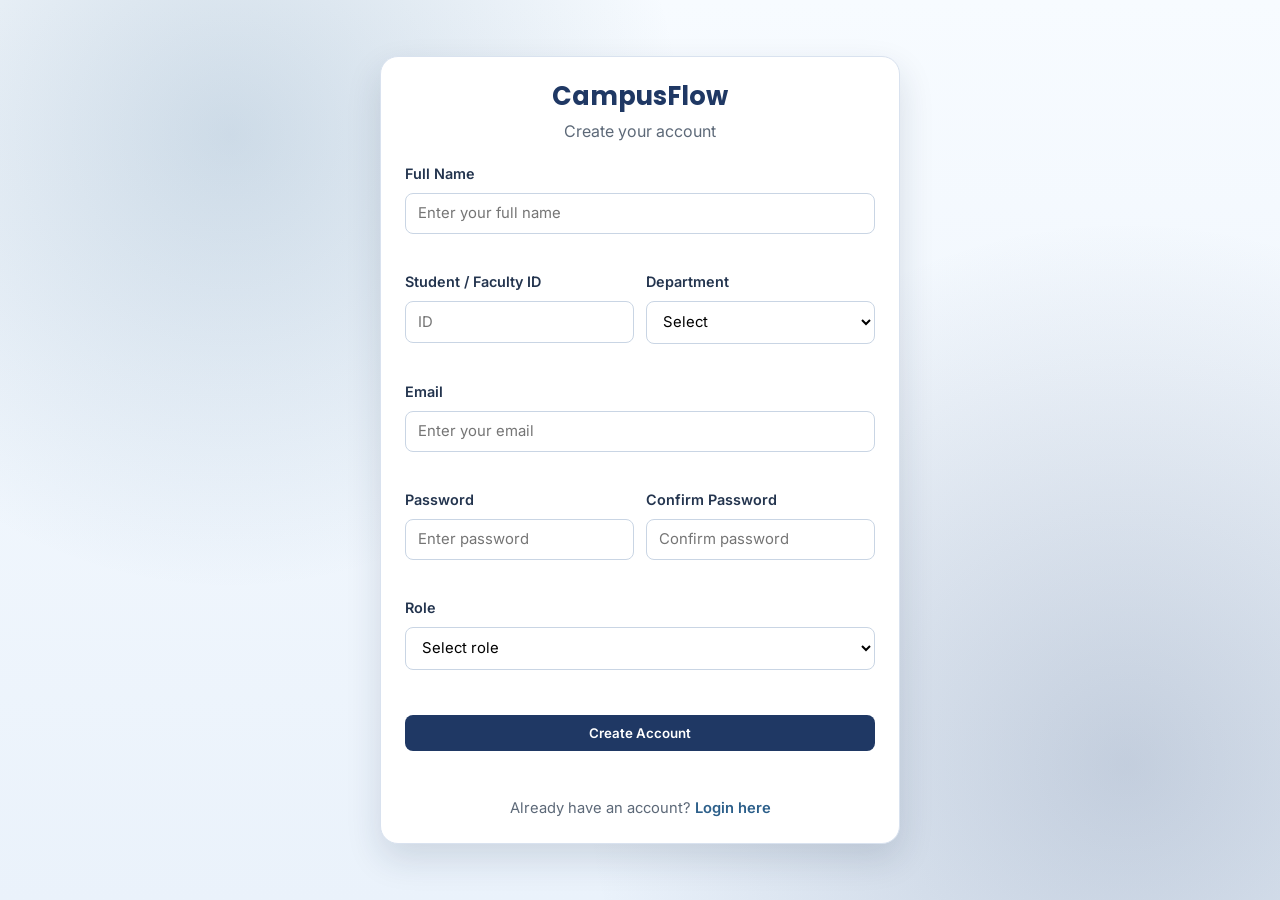
<file: register.html>
<!DOCTYPE html>
<html lang="en">
<head>
  <meta charset="UTF-8" />
  <meta name="viewport" content="width=device-width, initial-scale=1.0" />
  <title>CampusFlow - Register</title>
  <link rel="icon" href="data:image/svg+xml,%3Csvg xmlns='http://www.w3.org/2000/svg' viewBox='0 0 64 64'%3E%3Crect width='64' height='64' rx='10' fill='%231F3864'/%3E%3Ctext x='50%25' y='58%25' text-anchor='middle' font-size='34' fill='white'%3ECF%3C/text%3E%3C/svg%3E" />
  <link rel="preconnect" href="https://fonts.googleapis.com" />
  <link rel="preconnect" href="https://fonts.gstatic.com" crossorigin />
  <link href="https://fonts.googleapis.com/css2?family=Inter:wght@400;500;600;700&family=Poppins:wght@500;600;700&display=swap" rel="stylesheet" />
  <link rel="stylesheet" href="assets/css/style.css" />
  <link rel="stylesheet" href="assets/css/forms.css" />
</head>
<body class="auth-page">
  <div class="auth-card">
    <h1 class="auth-logo">CampusFlow</h1>
    <p class="auth-subtitle">Create your account</p>

    <form id="registerForm" class="auth-form" novalidate>
      <div class="form-group">
        <label for="fullName">Full Name</label>
        <input id="fullName" type="text" placeholder="Enter your full name" />
        <small id="fullNameError" class="error-text"></small>
      </div>

      <div class="form-row">
        <div class="form-group">
          <label for="userId">Student / Faculty ID</label>
          <input id="userId" type="text" placeholder="ID" />
          <small id="userIdError" class="error-text"></small>
        </div>
        <div class="form-group">
          <label for="department">Department</label>
          <select id="department">
            <option value="">Select</option>
            <option value="CSE">CSE</option>
            <option value="Mechanical">Mechanical</option>
            <option value="Management">Management</option>
            <option value="Civil">Civil</option>
            <option value="Common">Common</option>
          </select>
          <small id="departmentError" class="error-text"></small>
        </div>
      </div>

      <div class="form-group">
        <label for="email">Email</label>
        <input id="email" type="email" placeholder="Enter your email" />
        <small id="emailError" class="error-text"></small>
      </div>

      <div class="form-row">
        <div class="form-group">
          <label for="password">Password</label>
          <input id="password" type="password" placeholder="Enter password" />
          <small id="passwordError" class="error-text"></small>
        </div>
        <div class="form-group">
          <label for="confirmPassword">Confirm Password</label>
          <input id="confirmPassword" type="password" placeholder="Confirm password" />
          <small id="confirmPasswordError" class="error-text"></small>
        </div>
      </div>

      <div class="form-group">
        <label for="role">Role</label>
        <select id="role">
          <option value="">Select role</option>
          <option value="Student">Student</option>
          <option value="Faculty">Faculty</option>
        </select>
        <small id="roleError" class="error-text"></small>
      </div>

      <button type="submit" class="btn btn-primary">Create Account</button>
      <small id="globalError" class="error-text"></small>
      <div id="registerSuccess" class="success-box hidden"></div>
    </form>

    <p class="auth-bottom">Already have an account? <a href="login.html">Login here</a></p>
  </div>

  <script src="assets/js/main.js"></script>
</body>
</html>
</file>
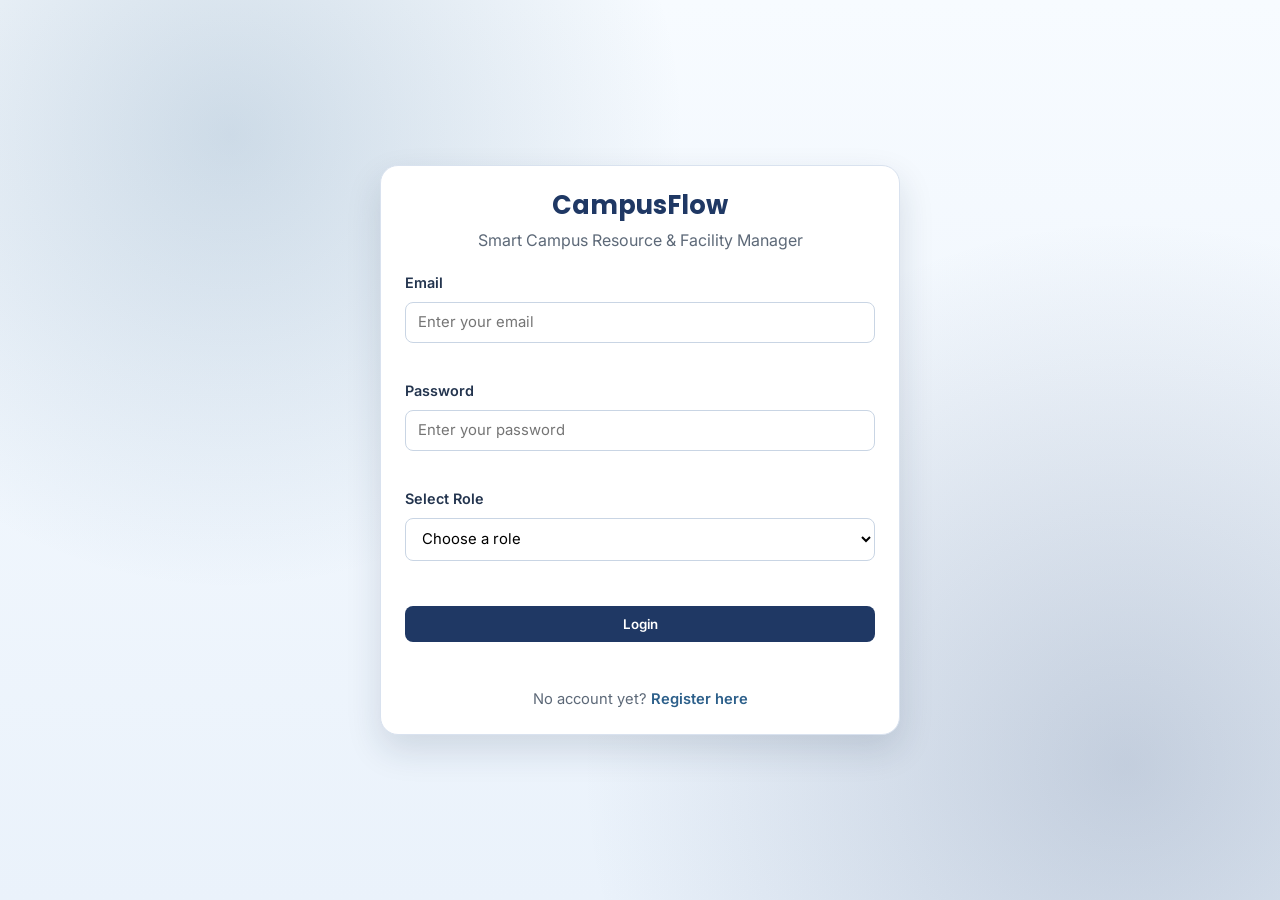
<file: booking/my_bookings.html>
<!DOCTYPE html>
<html lang="en">
<head>
  <meta charset="UTF-8" />
  <meta name="viewport" content="width=device-width, initial-scale=1.0" />
  <title>CampusFlow - My Bookings</title>
  <link rel="icon" href="data:image/svg+xml,%3Csvg xmlns='http://www.w3.org/2000/svg' viewBox='0 0 64 64'%3E%3Crect width='64' height='64' rx='10' fill='%231F3864'/%3E%3Ctext x='50%25' y='58%25' text-anchor='middle' font-size='34' fill='white'%3ECF%3C/text%3E%3C/svg%3E" />
  <link rel="preconnect" href="https://fonts.googleapis.com" />
  <link rel="preconnect" href="https://fonts.gstatic.com" crossorigin />
  <link href="https://fonts.googleapis.com/css2?family=Inter:wght@400;500;600;700&family=Poppins:wght@500;600;700&display=swap" rel="stylesheet" />
  <link rel="stylesheet" href="../assets/css/style.css" />
  <link rel="stylesheet" href="../assets/css/booking.css" />
</head>
<body id="myBookingsPage">
  <nav class="navbar">
    <div class="container navbar-inner">
      <div class="brand">CampusFlow<small>Smart Campus Resource & Facility Manager</small></div>
      <button id="hamburgerBtn" class="hamburger">Menu</button>
      <div id="navLinks" class="nav-links">
        <a class="nav-link" href="index.html">Book</a>
        <a class="nav-link active" href="my_bookings.html">My Bookings</a>
      </div>
      <div class="navbar-right"><span id="roleBadge" class="role-badge">Role</span><button class="btn btn-danger" onclick="logout()">Logout</button></div>
    </div>
  </nav>

  <main class="container">
    <h1 class="page-title mb-4">My Bookings</h1>
    <div class="tab-row"><button id="tabUpcoming" class="tab-btn active">Upcoming</button><button id="tabPast" class="tab-btn">Past</button></div>
    <div class="table-wrap"><table><thead><tr><th>Booking ID</th><th>Room</th><th>Date</th><th>Time</th><th>Purpose</th><th>Status</th><th>Action</th></tr></thead><tbody id="myBookingBody"></tbody></table></div>
  </main>

  <div id="cancelBookingModal" class="modal"><div class="modal-content"><button class="modal-close" onclick="closeModal('cancelBookingModal')">x</button><h3 class="card-title">Cancel Booking</h3><p>Are you sure you want to cancel booking <strong id="cancelBookingId"></strong>?</p><div class="mt-4 flex gap-3"><button class="btn btn-light" onclick="closeModal('cancelBookingModal')">No</button><button id="confirmCancelBtn" class="btn btn-danger">Yes, Cancel</button></div></div></div>

  <script src="../assets/js/main.js"></script>
  <script src="../assets/js/booking.js"></script>
</body>
</html>
</file>
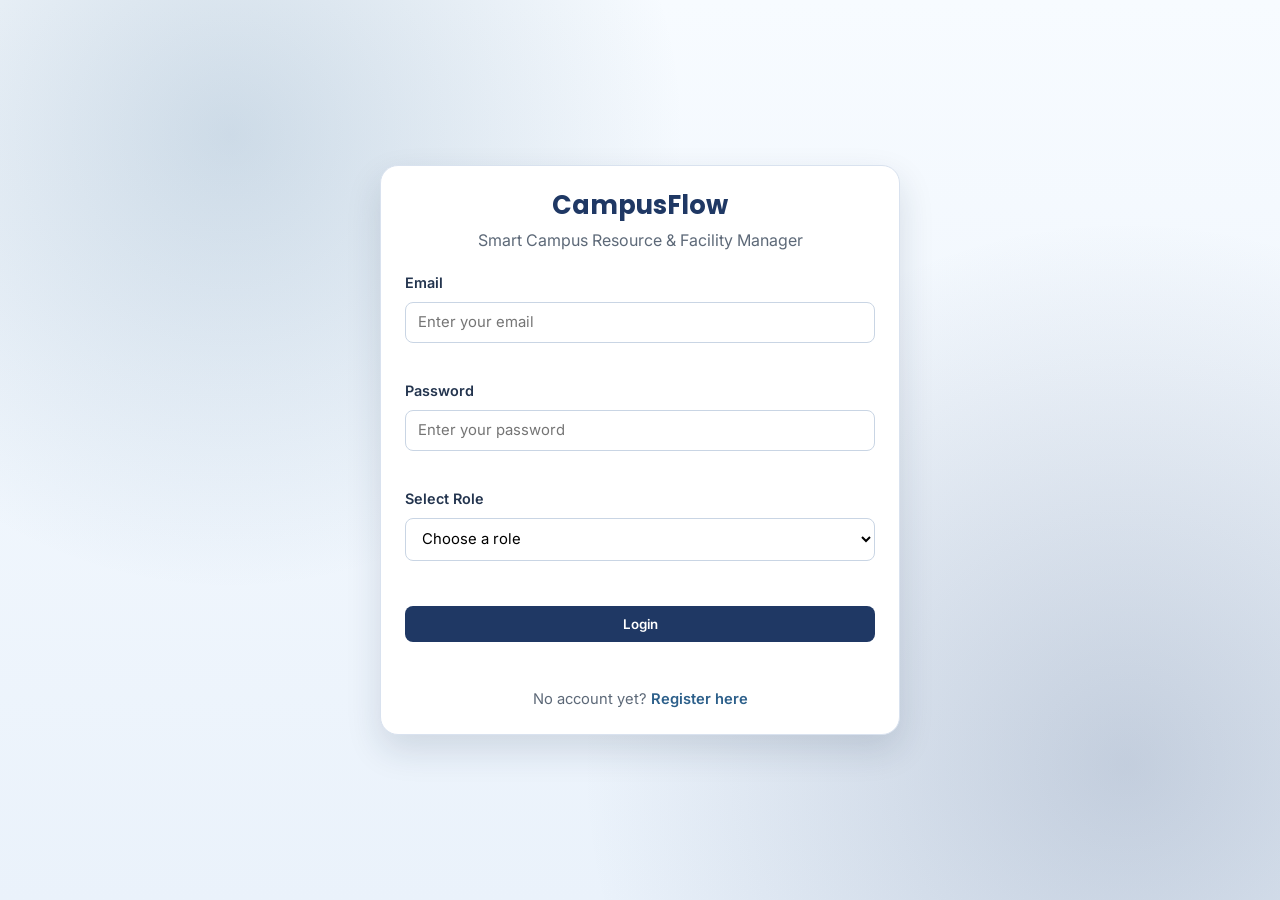
<file: dashboard/admin.html>
<!DOCTYPE html>
<html lang="en">
<head>
  <meta charset="UTF-8" />
  <meta name="viewport" content="width=device-width, initial-scale=1.0" />
  <title>CampusFlow - Admin Dashboard</title>
  <link rel="icon" href="data:image/svg+xml,%3Csvg xmlns='http://www.w3.org/2000/svg' viewBox='0 0 64 64'%3E%3Crect width='64' height='64' rx='10' fill='%231F3864'/%3E%3Ctext x='50%25' y='58%25' text-anchor='middle' font-size='34' fill='white'%3ECF%3C/text%3E%3C/svg%3E" />
  <link rel="preconnect" href="https://fonts.googleapis.com" />
  <link rel="preconnect" href="https://fonts.gstatic.com" crossorigin />
  <link href="https://fonts.googleapis.com/css2?family=Inter:wght@400;500;600;700&family=Poppins:wght@500;600;700&display=swap" rel="stylesheet" />
  <link rel="stylesheet" href="../assets/css/style.css" />
  <link rel="stylesheet" href="../assets/css/dashboard.css" />
</head>
<body>
  <nav class="navbar">
    <div class="container navbar-inner">
      <div class="brand">CampusFlow<small>Smart Campus Resource & Facility Manager</small></div>
      <button id="hamburgerBtn" class="hamburger">Menu</button>
      <div id="navLinks" class="nav-links">
        <a class="nav-link" href="../rooms/index.html">Rooms</a>
        <a class="nav-link" href="../booking/index.html">Bookings</a>
        <a class="nav-link" href="../timetable/index.html">Timetable</a>
        <a class="nav-link" href="../equipment/index.html">Equipment</a>
        <a class="nav-link" href="../lost_found/index.html">Lost & Found</a>
        <a class="nav-link" href="../events/index.html">Events</a>
        <a class="nav-link" href="../feedback/index.html">Feedback</a>
      </div>
      <div class="navbar-right">
        <span id="roleBadge" class="role-badge">Admin</span>
        <button class="btn btn-danger" onclick="logout()">Logout</button>
      </div>
    </div>
  </nav>

  <main class="container">
    <button id="sidebarToggle" class="btn btn-secondary mt-3 hidden">Toggle Sidebar</button>
    <div class="dashboard-layout">
      <aside class="sidebar">
        <a class="active" href="admin.html">Dashboard</a>
        <a href="../rooms/index.html">Rooms</a>
        <a href="../booking/index.html">Bookings</a>
        <a href="../timetable/index.html">Timetable</a>
        <a href="../equipment/index.html">Equipment</a>
        <a href="../lost_found/index.html">Lost and Found</a>
        <a href="../events/index.html">Events</a>
        <a href="../feedback/index.html">Feedback</a>
      </aside>

      <section class="main-panel">
        <h1 class="page-title">Admin Dashboard</h1>
        <div class="stats-grid" id="adminStats"></div>

        <section class="card">
          <div class="section-head"><h2 class="card-title">Pending Bookings</h2></div>
          <div class="table-wrap"><table><thead><tr><th>Room</th><th>Requested By</th><th>Date</th><th>Time</th><th>Purpose</th><th>Status</th><th>Action</th></tr></thead><tbody id="pendingBookingBody"></tbody></table></div>
        </section>

        <section class="card">
          <div class="section-head"><h2 class="card-title">Recent Facility Issues</h2></div>
          <div class="table-wrap"><table><thead><tr><th>Location</th><th>Issue Type</th><th>Reported</th><th>Status</th><th>Action</th></tr></thead><tbody id="facilityIssueBody"></tbody></table></div>
        </section>

        <section class="card">
          <div class="section-head"><h2 class="card-title">Equipment Requests</h2></div>
          <div class="table-wrap"><table><thead><tr><th>Item</th><th>Requested By</th><th>Purpose</th><th>Date</th><th>Action</th></tr></thead><tbody id="equipmentRequestBody"></tbody></table></div>
        </section>
      </section>
    </div>
  </main>

  <script src="../assets/js/main.js"></script>
</body>
</html>
</file>
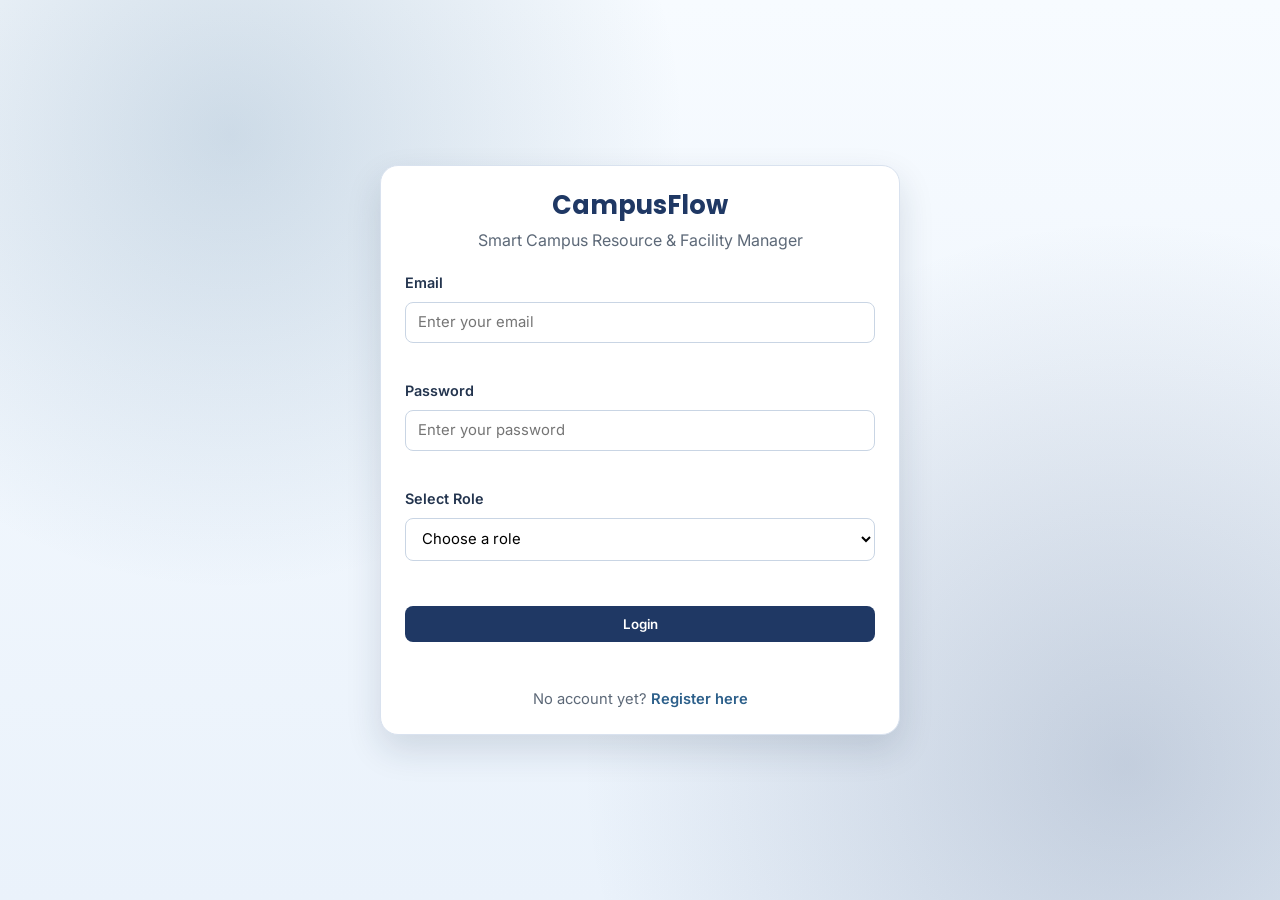
<file: dashboard/faculty.html>
<!DOCTYPE html>
<html lang="en">
<head>
  <meta charset="UTF-8" />
  <meta name="viewport" content="width=device-width, initial-scale=1.0" />
  <title>CampusFlow - Faculty Dashboard</title>
  <link rel="icon" href="data:image/svg+xml,%3Csvg xmlns='http://www.w3.org/2000/svg' viewBox='0 0 64 64'%3E%3Crect width='64' height='64' rx='10' fill='%231F3864'/%3E%3Ctext x='50%25' y='58%25' text-anchor='middle' font-size='34' fill='white'%3ECF%3C/text%3E%3C/svg%3E" />
  <link rel="preconnect" href="https://fonts.googleapis.com" />
  <link rel="preconnect" href="https://fonts.gstatic.com" crossorigin />
  <link href="https://fonts.googleapis.com/css2?family=Inter:wght@400;500;600;700&family=Poppins:wght@500;600;700&display=swap" rel="stylesheet" />
  <link rel="stylesheet" href="../assets/css/style.css" />
  <link rel="stylesheet" href="../assets/css/dashboard.css" />
</head>
<body>
  <nav class="navbar">
    <div class="container navbar-inner">
      <div class="brand">CampusFlow<small>Smart Campus Resource & Facility Manager</small></div>
      <button id="hamburgerBtn" class="hamburger">Menu</button>
      <div id="navLinks" class="nav-links">
        <a class="nav-link" href="../booking/index.html">Book Room</a>
        <a class="nav-link" href="../timetable/index.html">Timetable</a>
        <a class="nav-link" href="../equipment/index.html">Equipment</a>
        <a class="nav-link" href="../feedback/index.html">Report Issue</a>
      </div>
      <div class="navbar-right"><span id="roleBadge" class="role-badge">Faculty</span><button class="btn btn-danger" onclick="logout()">Logout</button></div>
    </div>
  </nav>

  <main class="container main-panel">
    <h1 class="page-title">Faculty Dashboard</h1>

    <section class="card">
      <div class="section-head"><h2 class="card-title">Today's Timetable</h2></div>
      <div class="table-wrap"><table><thead><tr><th>Time</th><th>Subject</th><th>Room</th><th>Batch</th></tr></thead><tbody id="facultyTimetableBody"></tbody></table></div>
    </section>

    <section class="quick-actions" id="facultyQuickActions"></section>

    <section class="card">
      <div class="section-head"><h2 class="card-title">Pending Approvals</h2></div>
      <div class="table-wrap"><table><thead><tr><th>Booking ID</th><th>Room</th><th>Date</th><th>Purpose</th><th>Status</th></tr></thead><tbody id="facultyApprovalBody"></tbody></table></div>
    </section>
  </main>

  <script src="../assets/js/main.js"></script>
</body>
</html>
</file>
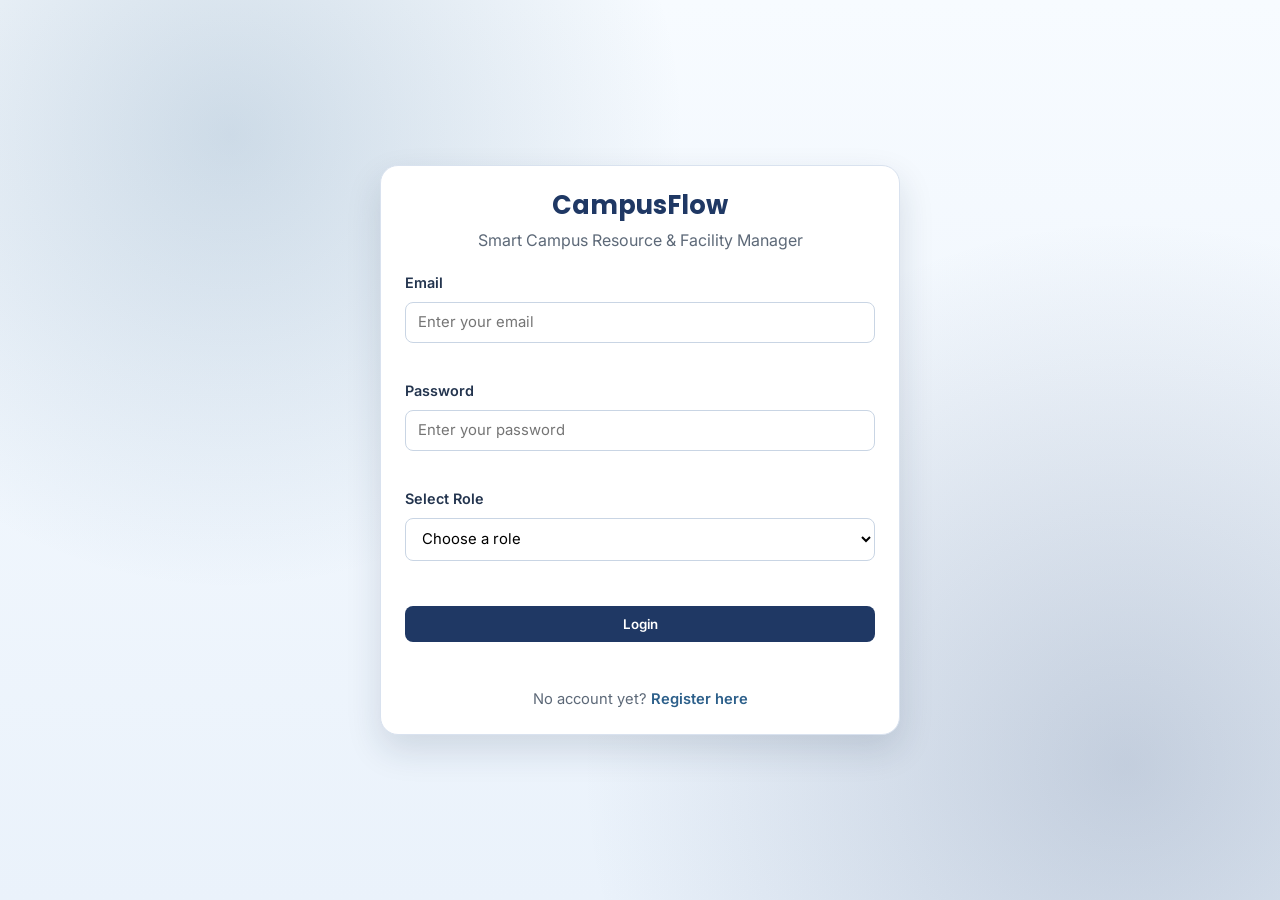
<file: dashboard/student.html>
<!DOCTYPE html>
<html lang="en">
<head>
  <meta charset="UTF-8" />
  <meta name="viewport" content="width=device-width, initial-scale=1.0" />
  <title>CampusFlow - Student Dashboard</title>
  <link rel="icon" href="data:image/svg+xml,%3Csvg xmlns='http://www.w3.org/2000/svg' viewBox='0 0 64 64'%3E%3Crect width='64' height='64' rx='10' fill='%231F3864'/%3E%3Ctext x='50%25' y='58%25' text-anchor='middle' font-size='34' fill='white'%3ECF%3C/text%3E%3C/svg%3E" />
  <link rel="preconnect" href="https://fonts.googleapis.com" />
  <link rel="preconnect" href="https://fonts.gstatic.com" crossorigin />
  <link href="https://fonts.googleapis.com/css2?family=Inter:wght@400;500;600;700&family=Poppins:wght@500;600;700&display=swap" rel="stylesheet" />
  <link rel="stylesheet" href="../assets/css/style.css" />
  <link rel="stylesheet" href="../assets/css/dashboard.css" />
</head>
<body>
  <nav class="navbar">
    <div class="container navbar-inner">
      <div class="brand">CampusFlow<small>Smart Campus Resource & Facility Manager</small></div>
      <button id="hamburgerBtn" class="hamburger">Menu</button>
      <div id="navLinks" class="nav-links">
        <a class="nav-link" href="../rooms/index.html">Rooms</a>
        <a class="nav-link" href="../booking/index.html">Bookings</a>
        <a class="nav-link" href="../equipment/index.html">Equipment</a>
        <a class="nav-link" href="../lost_found/index.html">Lost & Found</a>
        <a class="nav-link" href="../events/index.html">Events</a>
        <a class="nav-link" href="../feedback/index.html">Feedback</a>
      </div>
      <div class="navbar-right"><span id="roleBadge" class="role-badge">Student</span><button class="btn btn-danger" onclick="logout()">Logout</button></div>
    </div>
  </nav>

  <main class="container main-panel">
    <h1 class="page-title">Welcome back, <span id="welcomeName">Student</span></h1>

    <section class="quick-actions" id="studentQuickActions"></section>

    <section class="card">
      <div class="section-head"><h2 class="card-title">My Upcoming Bookings</h2></div>
      <div class="table-wrap"><table><thead><tr><th>Booking ID</th><th>Room</th><th>Date</th><th>Time</th><th>Status</th></tr></thead><tbody id="studentBookingBody"></tbody></table></div>
    </section>

    <section>
      <div class="section-head"><h2 class="card-title">Recent Campus Events</h2></div>
      <div class="event-mini-grid" id="studentEventGrid"></div>
    </section>
  </main>

  <script src="../assets/js/main.js"></script>
</body>
</html>
</file>
<file: assets/css/style.css>
@import url("./responsive.css");

/* CampusFlow Global Styles */
/* Team: 404Found */

/* ==================== CSS Variables ==================== */
:root {
  --color-primary: #1F3864;
  --color-secondary: #2C5F8A;
  --color-light: #D6E4F0;
  --color-accent: #E8F4FD;
  --color-free: #1D7F36;
  --color-occupied: #DC3545;
  --color-booked: #FFC107;
  --color-text: #1b2430;
  --color-muted: #5d6978;
  --color-surface: #ffffff;
  --color-border: #d9e2ef;
  --color-shadow: rgba(20, 40, 70, 0.12);

  --font-heading: "Poppins", sans-serif;
  --font-body: "Inter", sans-serif;

  --radius-sm: 8px;
  --radius-md: 12px;
  --radius-lg: 18px;

  --space-1: 0.25rem;
  --space-2: 0.5rem;
  --space-3: 0.75rem;
  --space-4: 1rem;
  --space-5: 1.25rem;
  --space-6: 1.5rem;
  --space-8: 2rem;

  --transition: 180ms ease;
}

/* ==================== Reset ==================== */
* {
  box-sizing: border-box;
  margin: 0;
  padding: 0;
}

html,
body {
  min-height: 100%;
}

body {
  font-family: var(--font-body);
  color: var(--color-text);
  background: linear-gradient(180deg, #f6f9fc 0%, #ecf3fa 100%);
  line-height: 1.5;
}

img {
  max-width: 100%;
  display: block;
}

a {
  color: inherit;
  text-decoration: none;
}

ul {
  list-style: none;
}

.container {
  width: min(1200px, 92%);
  margin: 0 auto;
}

main {
  padding: var(--space-8) 0;
}

h1,
h2,
h3,
h4,
h5,
h6 {
  font-family: var(--font-heading);
  line-height: 1.2;
}

p {
  color: var(--color-muted);
}

/* ==================== Navbar ==================== */
.navbar {
  position: sticky;
  top: 0;
  z-index: 1000;
  background: var(--color-primary);
  color: #fff;
  box-shadow: 0 4px 14px rgba(8, 20, 44, 0.22);
}

.navbar-inner {
  display: flex;
  align-items: center;
  justify-content: space-between;
  gap: var(--space-4);
  min-height: 68px;
}

.brand {
  font-family: var(--font-heading);
  font-weight: 700;
  letter-spacing: 0.2px;
}

.brand small {
  display: block;
  font-weight: 500;
  font-size: 0.72rem;
  opacity: 0.86;
}

.nav-links {
  display: flex;
  align-items: center;
  gap: var(--space-4);
}

.nav-link {
  padding: var(--space-2) var(--space-3);
  border-radius: var(--radius-sm);
  transition: background var(--transition);
  font-weight: 500;
}

.nav-link:hover,
.nav-link.active {
  background: rgba(255, 255, 255, 0.18);
}

.role-badge {
  padding: 0.3rem 0.65rem;
  border-radius: 999px;
  font-size: 0.8rem;
  font-weight: 600;
  background: rgba(255, 255, 255, 0.16);
}

.navbar-right {
  display: flex;
  align-items: center;
  gap: var(--space-3);
}

.hamburger {
  display: none;
  background: transparent;
  border: 1px solid rgba(255, 255, 255, 0.3);
  color: #fff;
  border-radius: var(--radius-sm);
  padding: 0.38rem 0.56rem;
  cursor: pointer;
}

/* ==================== Buttons ==================== */
.btn {
  border: 0;
  border-radius: var(--radius-sm);
  padding: 0.62rem 1rem;
  font-weight: 600;
  font-family: var(--font-body);
  cursor: pointer;
  transition: transform var(--transition), box-shadow var(--transition), opacity var(--transition);
  display: inline-flex;
  align-items: center;
  justify-content: center;
  gap: var(--space-2);
}

.btn:hover {
  transform: translateY(-1px);
}

.btn:disabled {
  cursor: not-allowed;
  opacity: 0.65;
}

.btn-primary { background: var(--color-primary); color: #fff; }
.btn-secondary { background: var(--color-secondary); color: #fff; }
.btn-success { background: var(--color-free); color: #fff; }
.btn-danger { background: var(--color-occupied); color: #fff; }
.btn-warning { background: var(--color-booked); color: #232323; }
.btn-light { background: var(--color-accent); color: var(--color-primary); }

/* ==================== Badges ==================== */
.badge {
  border-radius: 999px;
  padding: 0.28rem 0.6rem;
  font-size: 0.75rem;
  font-weight: 700;
  white-space: nowrap;
}

.badge-free { background: #e8f8ec; color: var(--color-free); }
.badge-occupied { background: #fce9eb; color: var(--color-occupied); }
.badge-booked { background: #fff8df; color: #8a5d00; }
.badge-pending { background: #fdebec; color: var(--color-occupied); }
.badge-progress { background: #fff5dc; color: #8f5700; }
.badge-resolved { background: #e8f8ec; color: #137d2f; }

/* ==================== Cards ==================== */
.card {
  background: var(--color-surface);
  border: 1px solid var(--color-border);
  border-radius: var(--radius-md);
  box-shadow: 0 8px 24px var(--color-shadow);
  padding: var(--space-5);
}

.card-title {
  font-family: var(--font-heading);
  font-size: 1.15rem;
  margin-bottom: var(--space-2);
}

/* ==================== Tables ==================== */
.table-wrap {
  background: #fff;
  border: 1px solid var(--color-border);
  border-radius: var(--radius-md);
  overflow-x: auto;
}

table {
  width: 100%;
  border-collapse: collapse;
  min-width: 700px;
}

th,
td {
  padding: 0.85rem 0.75rem;
  text-align: left;
  border-bottom: 1px solid #e8edf5;
  font-size: 0.92rem;
}

th {
  color: var(--color-secondary);
  background: #f5f8fc;
  font-family: var(--font-heading);
  font-weight: 600;
}

tr:hover td {
  background: #f9fbff;
}

.empty-state {
  text-align: center;
  color: var(--color-muted);
  padding: 1rem;
  font-style: italic;
}

/* ==================== Forms ==================== */
.form-group {
  display: grid;
  gap: var(--space-2);
}

label {
  font-size: 0.9rem;
  font-weight: 600;
  color: #23344e;
}

input,
select,
textarea {
  width: 100%;
  border: 1px solid #c9d5e4;
  border-radius: var(--radius-sm);
  padding: 0.65rem 0.72rem;
  font-family: var(--font-body);
  font-size: 0.93rem;
  background: #fff;
}

input:focus,
select:focus,
textarea:focus {
  outline: 2px solid rgba(44, 95, 138, 0.16);
  border-color: var(--color-secondary);
}

.error-text {
  color: var(--color-occupied);
  font-size: 0.8rem;
  min-height: 1rem;
}

/* ==================== Modal ==================== */
.modal {
  position: fixed;
  inset: 0;
  background: rgba(9, 20, 38, 0.62);
  display: none;
  align-items: center;
  justify-content: center;
  padding: var(--space-4);
  z-index: 2000;
}

.modal.open {
  display: flex;
}

.modal-content {
  background: #fff;
  border-radius: var(--radius-md);
  width: min(560px, 100%);
  max-height: 90vh;
  overflow-y: auto;
  padding: var(--space-6);
  position: relative;
}

.modal-close {
  position: absolute;
  top: 10px;
  right: 10px;
  width: 32px;
  height: 32px;
  border-radius: 50%;
  border: 1px solid #d3dce9;
  background: #fff;
  cursor: pointer;
}

/* ==================== Toast ==================== */
#toastContainer {
  position: fixed;
  top: 14px;
  right: 14px;
  z-index: 3000;
  display: grid;
  gap: var(--space-2);
}

.toast {
  min-width: 220px;
  max-width: 320px;
  color: #fff;
  border-radius: var(--radius-sm);
  padding: 0.7rem 0.85rem;
  font-size: 0.9rem;
  box-shadow: 0 10px 20px rgba(8, 20, 44, 0.25);
  animation: toast-in 240ms ease;
}

.toast.success { background: var(--color-free); }
.toast.error { background: var(--color-occupied); }
.toast.warning { background: #e5a800; }

@keyframes toast-in {
  from { opacity: 0; transform: translateX(20px); }
  to { opacity: 1; transform: translateX(0); }
}

/* ==================== Spinner ==================== */
.spinner {
  width: 26px;
  height: 26px;
  border: 3px solid #d7e1ee;
  border-top-color: var(--color-secondary);
  border-radius: 50%;
  animation: spin 1s linear infinite;
}

@keyframes spin {
  to { transform: rotate(360deg); }
}

/* ==================== Utilities ==================== */
.flex { display: flex; }
.flex-between { display: flex; justify-content: space-between; align-items: center; }
.flex-center { display: flex; align-items: center; justify-content: center; }
.grid { display: grid; }
.grid-2 { display: grid; grid-template-columns: repeat(2, minmax(0, 1fr)); gap: var(--space-4); }
.grid-3 { display: grid; grid-template-columns: repeat(3, minmax(0, 1fr)); gap: var(--space-4); }
.gap-2 { gap: var(--space-2); }
.gap-3 { gap: var(--space-3); }
.gap-4 { gap: var(--space-4); }
.mt-2 { margin-top: var(--space-2); }
.mt-3 { margin-top: var(--space-3); }
.mt-4 { margin-top: var(--space-4); }
.mt-6 { margin-top: var(--space-6); }
.mb-3 { margin-bottom: var(--space-3); }
.mb-4 { margin-bottom: var(--space-4); }
.p-4 { padding: var(--space-4); }
.text-center { text-align: center; }
.text-left { text-align: left; }
.hidden { display: none !important; }

.page-title {
  font-size: 1.6rem;
  color: #173053;
}

/* ==================== Landing ==================== */
.hero {
  min-height: 72vh;
  display: grid;
  place-items: center;
  text-align: center;
  background:
    radial-gradient(circle at 20% 20%, rgba(44, 95, 138, 0.2), transparent 30%),
    radial-gradient(circle at 80% 10%, rgba(31, 56, 100, 0.22), transparent 35%),
    linear-gradient(135deg, #eef5fd 0%, #d9e8f6 100%);
}

.hero h1 {
  font-size: clamp(2rem, 4vw, 3.2rem);
  color: #17345b;
}

.hero p {
  font-size: 1.05rem;
  margin: 0.8rem 0 1.2rem;
}

.hero-actions {
  display: flex;
  gap: 0.7rem;
  justify-content: center;
}

.features {
  margin-top: -52px;
}

.feature-grid {
  display: grid;
  grid-template-columns: repeat(3, minmax(0, 1fr));
  gap: 1rem;
}

.site-footer {
  margin-top: 2.2rem;
  background: #1F3864;
  color: #fff;
  text-align: center;
  padding: 1rem;
}

/* ==================== Extras ==================== */
.w-auto {
  width: auto;
}

.calendar-grid {
  grid-template-columns: repeat(7, minmax(0, 1fr));
  gap: 0.5rem;
}

.event-dot-row {
  display: flex;
  gap: 4px;
  margin-top: 6px;
}

.event-dot {
  width: 8px;
  height: 8px;
  border-radius: 50%;
  background: #2C5F8A;
  display: inline-block;
}

.event-poster-placeholder {
  height: 120px;
  background: linear-gradient(135deg, #dbe9f7, #bcd7f0);
  border-radius: 10px;
  margin-bottom: 8px;
}

.equipment-bar {
  height: 10px;
  background: #e4ebf6;
  border-radius: 999px;
  overflow: hidden;
  margin: 0.45rem 0;
}

.equipment-bar-fill {
  height: 100%;
  background: #2C5F8A;
}

.item-image {
  width: 100%;
  height: 160px;
  object-fit: cover;
  border-radius: 8px;
}

.item-image-placeholder {
  width: 100%;
  height: 160px;
  border-radius: 8px;
  background: linear-gradient(135deg, #e5eef9, #cfe0f4);
  display: grid;
  place-items: center;
  color: #31598a;
  font-weight: 700;
}

.line-clamp-2 {
  display: -webkit-box;
  line-clamp: 2;
  -webkit-line-clamp: 2;
  -webkit-box-orient: vertical;
  overflow: hidden;
}

.item-preview {
  height: 120px;
  width: auto;
  border-radius: 8px;
}
</file>
<file: assets/css/booking.css>
/* CampusFlow Booking Styles */

.progress-wrap {
  background: #fff;
  border: 1px solid #d7e2ef;
  border-radius: 14px;
  padding: 0.8rem;
}

.progress-head {
  display: flex;
  justify-content: space-between;
  font-size: 0.86rem;
  color: #405b7f;
}

.progress-track {
  height: 8px;
  background: #e3ebf5;
  border-radius: 999px;
  overflow: hidden;
  margin-top: 0.5rem;
}

.progress-fill {
  height: 100%;
  width: 33.33%;
  background: linear-gradient(90deg, #2C5F8A, #1F3864);
  transition: width 220ms ease;
}

.booking-step {
  display: none;
}

.booking-step.active {
  display: block;
}

.select-room-grid {
  display: grid;
  grid-template-columns: repeat(3, minmax(0, 1fr));
  gap: 0.8rem;
}

.select-room-card {
  border: 1px solid #d7e2ef;
  border-radius: 12px;
  background: #fff;
  padding: 0.8rem;
}

.recurring-preview {
  border: 1px dashed #8eb4d8;
  border-radius: 10px;
  padding: 0.7rem;
  font-size: 0.86rem;
  background: #f4f9ff;
}

.summary-list {
  display: grid;
  gap: 0.5rem;
}

.summary-item {
  display: flex;
  justify-content: space-between;
  border-bottom: 1px dashed #d6e0ee;
  padding-bottom: 0.32rem;
}

.step-actions {
  margin-top: 1rem;
  display: flex;
  justify-content: space-between;
}

.tab-row {
  display: flex;
  gap: 0.5rem;
  margin-bottom: 0.75rem;
}

.tab-btn {
  border: 1px solid #cad8e8;
  background: #fff;
  border-radius: 999px;
  padding: 0.42rem 0.8rem;
  cursor: pointer;
  font-weight: 600;
}

.tab-btn.active {
  background: #dfeefe;
  border-color: #8db3de;
}
</file>
<file: assets/css/rooms.css>
/* CampusFlow Room Availability Styles */

.filters-bar {
  background: #fff;
  border: 1px solid #d7e2ef;
  border-radius: 14px;
  padding: 1rem;
  display: grid;
  gap: 0.8rem;
}

.filters-grid {
  display: grid;
  grid-template-columns: 1.3fr 1.3fr 0.8fr 1.6fr;
  gap: 0.75rem;
}

.amenity-filters {
  display: flex;
  align-items: center;
  gap: 0.65rem;
  flex-wrap: wrap;
}

.room-grid {
  display: grid;
  grid-template-columns: repeat(4, minmax(0, 1fr));
  gap: 0.9rem;
}

.room-card {
  background: #fff;
  border: 1px solid #d7e2ef;
  border-left: 6px solid var(--color-secondary);
  border-radius: 14px;
  box-shadow: 0 8px 20px rgba(20, 40, 70, 0.09);
  padding: 0.9rem;
  display: grid;
  gap: 0.5rem;
}

.room-card.free { border-left-color: var(--color-free); }
.room-card.occupied { border-left-color: var(--color-occupied); }
.room-card.booked { border-left-color: var(--color-booked); }

.room-title {
  display: flex;
  align-items: center;
  justify-content: space-between;
  gap: 0.4rem;
}

.room-meta {
  font-size: 0.86rem;
  color: #4b5d76;
}

.amenity-row {
  display: flex;
  gap: 0.45rem;
  flex-wrap: wrap;
}

.amenity-pill {
  border: 1px solid #cad8e9;
  border-radius: 999px;
  font-size: 0.74rem;
  padding: 0.18rem 0.45rem;
  background: #f3f8ff;
}

.rooms-header {
  display: flex;
  align-items: center;
  justify-content: space-between;
  margin-bottom: 0.7rem;
}

.refresh-countdown {
  font-weight: 600;
  color: #325d8c;
}
</file>
<file: assets/css/forms.css>
/* CampusFlow Forms Styles */

.auth-page {
  min-height: 100vh;
  display: grid;
  place-items: center;
  padding: 2rem 1rem;
  background:
    radial-gradient(circle at 18% 15%, rgba(44, 95, 138, 0.2), transparent 35%),
    radial-gradient(circle at 88% 85%, rgba(31, 56, 100, 0.2), transparent 40%),
    linear-gradient(180deg, #f7fbff 0%, #eaf2fb 100%);
}

.auth-card {
  width: min(520px, 100%);
  background: #fff;
  border: 1px solid #d9e2ef;
  border-radius: 18px;
  box-shadow: 0 15px 35px rgba(20, 40, 70, 0.14);
  padding: 1.5rem;
}

.auth-logo {
  font-family: var(--font-heading);
  font-size: 1.6rem;
  color: var(--color-primary);
  text-align: center;
}

.auth-subtitle {
  text-align: center;
  margin: 0.45rem 0 1.25rem;
}

.auth-form {
  display: grid;
  gap: 0.85rem;
}

.auth-form .btn {
  width: 100%;
  margin-top: 0.5rem;
}

.auth-bottom {
  margin-top: 1rem;
  text-align: center;
  font-size: 0.92rem;
}

.auth-bottom a {
  color: var(--color-secondary);
  font-weight: 600;
}

.form-row {
  display: grid;
  grid-template-columns: repeat(2, minmax(0, 1fr));
  gap: 0.75rem;
}

.success-box {
  border: 1px solid #bee8c7;
  background: #ecfbf0;
  color: #137d2f;
  font-size: 0.9rem;
  border-radius: 8px;
  padding: 0.65rem;
}
</file>
<file: assets/css/dashboard.css>
/* CampusFlow Dashboard Styles */

.dashboard-layout {
  display: grid;
  grid-template-columns: 260px 1fr;
  gap: 1rem;
  align-items: start;
}

.sidebar {
  position: sticky;
  top: 78px;
  background: #fff;
  border: 1px solid #d7e2ef;
  border-radius: 14px;
  padding: 0.9rem;
  box-shadow: 0 10px 20px rgba(20, 40, 70, 0.08);
}

.sidebar a {
  display: block;
  border-radius: 10px;
  padding: 0.62rem 0.72rem;
  color: #20395f;
  font-weight: 500;
  margin-bottom: 0.35rem;
}

.sidebar a:hover,
.sidebar a.active {
  background: #edf4fc;
  color: #1a4f83;
}

.main-panel {
  display: grid;
  gap: 1rem;
}

.stats-grid {
  display: grid;
  grid-template-columns: repeat(3, minmax(0, 1fr));
  gap: 0.9rem;
}

.stat-card {
  background: #fff;
  border: 1px solid #d7e2ef;
  border-left: 6px solid var(--color-secondary);
  border-radius: 14px;
  box-shadow: 0 8px 20px rgba(20, 40, 70, 0.08);
  padding: 0.95rem;
}

.stat-card h3 {
  font-size: 1.7rem;
  color: #1e3f6b;
}

.stat-card p {
  font-size: 0.9rem;
}

.stat-card.free { border-left-color: var(--color-free); }
.stat-card.warn { border-left-color: var(--color-booked); }
.stat-card.danger { border-left-color: var(--color-occupied); }

.section-head {
  display: flex;
  align-items: center;
  justify-content: space-between;
  margin-bottom: 0.5rem;
}

.event-mini-grid {
  display: grid;
  grid-template-columns: repeat(3, minmax(0, 1fr));
  gap: 0.9rem;
}

.event-mini-card {
  background: #fff;
  border: 1px solid #d7e2ef;
  border-radius: 12px;
  padding: 0.8rem;
}

.quick-actions {
  display: grid;
  grid-template-columns: repeat(3, minmax(0, 1fr));
  gap: 0.8rem;
}

.quick-action {
  background: linear-gradient(140deg, #ffffff 0%, #eaf4ff 100%);
  border: 1px solid #d6e3f2;
  border-radius: 12px;
  padding: 1rem;
  min-height: 96px;
}

.quick-action h4 {
  color: #184475;
  font-size: 1rem;
  margin-bottom: 0.35rem;
}

.tt-cell {
  border-radius: 8px;
  padding: 0.4rem;
  min-height: 64px;
}

.tt-cse {
  background: #e8f3ff;
  border: 1px solid #afd0f2;
}

.tt-mech {
  background: #fff2e8;
  border: 1px solid #f2c9a6;
}

.tt-mgmt {
  background: #e8f8ee;
  border: 1px solid #b5dfc3;
}

.tt-empty {
  background: #f2f5fa;
  border: 1px dashed #c5d2e3;
  text-align: center;
  color: #7a8ca3;
  font-size: 1rem;
}
</file>
